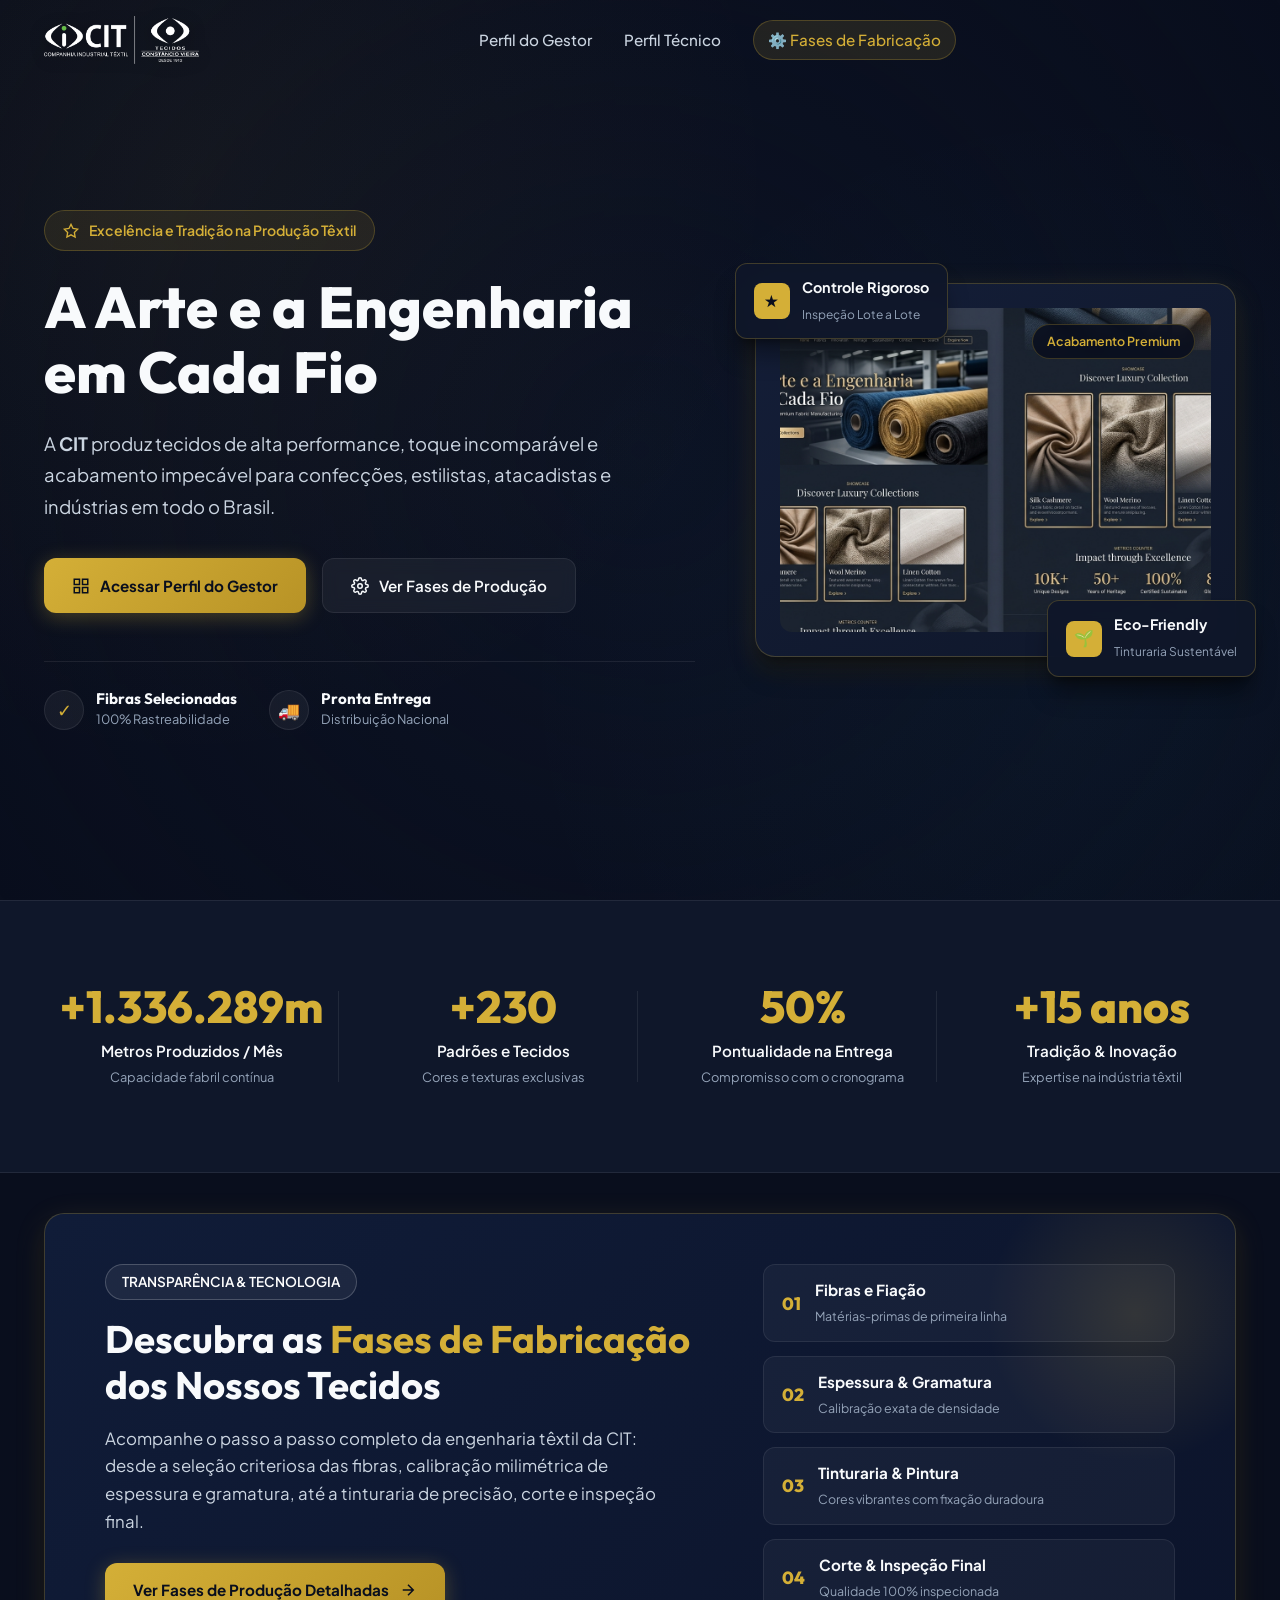
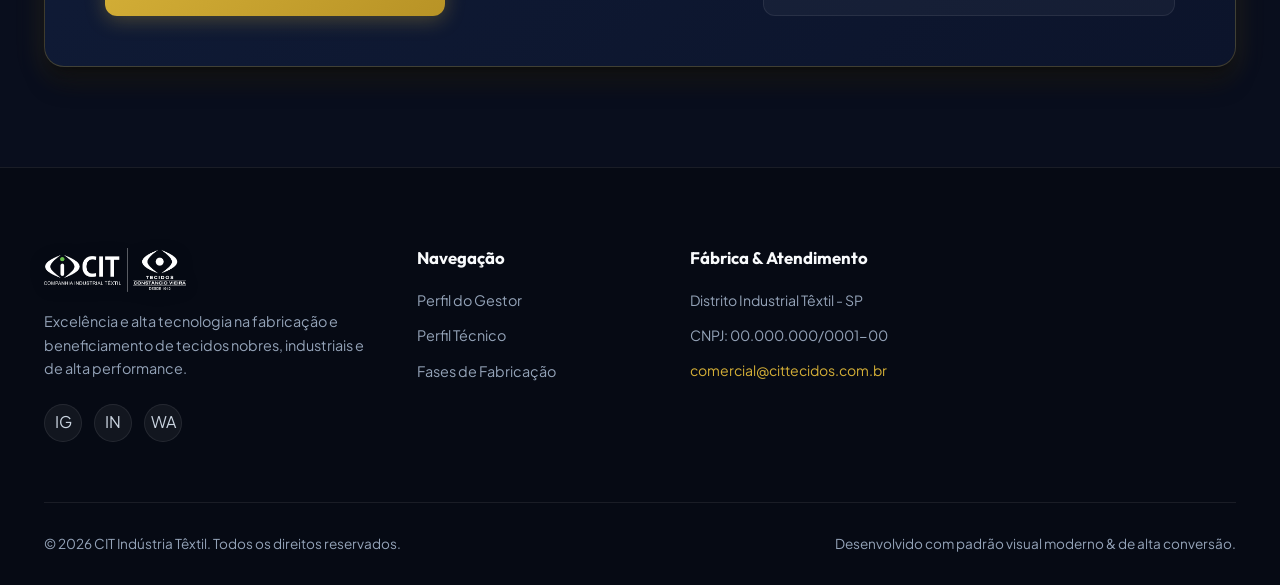
<file: index.html>
<!DOCTYPE html>
<html lang="pt-BR">
<head>
  <meta charset="UTF-8">
  <meta name="viewport" content="width=device-width, initial-scale=1.0">
  <title>CIT | Indústria Têxtil & Fábrica de Tecidos de Alta Qualidade</title>
  <meta name="description" content="A CIT é referência nacional em fabricação têxtil de alta tecnologia. Conheça nossos tecidos nobres para confecção, decoração, linha técnica e sustentável.">
  <meta name="keywords" content="fábrica de tecidos, indústria têxtil, tecidos nobres, algodão egípcio, jacquard, linho, tecelagem, estamparia têxtil, CIT tecidos">
  
  <!-- Open Graph / Redes Sociais -->
  <meta property="og:type" content="website">
  <meta property="og:title" content="CIT | Indústria Têxtil & Fábrica de Tecidos">
  <meta property="og:description" content="A Arte e a Tecnologia em Cada Fio. Fornecimento de tecidos nobres e industriais para todo o Brasil.">
  <meta property="og:image" content="assets/cin_hero.jpg">
  
  <!-- Estilos -->
  <link rel="stylesheet" href="css/style.css">
</head>
<body>

  <!-- ==================== CABEÇALHO / HEADER ==================== -->
  <header class="site-header" id="header">
    <div class="container header-container">
      <a href="index.html" class="brand-logo" aria-label="CIT Indústria Têxtil Home">
        <img src="assets/logo.png" alt="CIT Indústria Têxtil" class="logo-img">
      </a>

      <!-- Navegação Principal -->
      <nav class="main-nav" id="main-nav" aria-label="Navegação Principal">
        <a href="gestor.html" class="nav-link">Perfil do Gestor</a>
        <a href="tecnico.html" class="nav-link">Perfil Técnico</a>
        <a href="processos.html" class="nav-link nav-badge-link" title="Conheça nossas etapas produtivas">
          ⚙️ Fases de Fabricação
        </a>
      </nav>

      <!-- Ações do Header -->
      <div class="header-actions">
        <button class="mobile-toggle" aria-label="Abrir Menu de Navegação" aria-expanded="false">
          ☰
        </button>
      </div>
    </div>
  </header>

  <main>
    <!-- ==================== HERO SECTION ==================== -->
    <section class="hero-section" id="inicio">
      <div class="container hero-grid">
        <div class="hero-content reveal-init">
          <div class="hero-badge">
            <svg width="16" height="16" viewBox="0 0 24 24" fill="none" stroke="currentColor" stroke-width="2">
              <polygon points="12 2 15.09 8.26 22 9.27 17 14.14 18.18 21.02 12 17.77 5.82 21.02 7 14.14 2 9.27 8.91 8.26 12 2"></polygon>
            </svg>
            Excelência e Tradição na Produção Têxtil
          </div>
          <h1 class="hero-title">
            A Arte e a <span class="highlight">Engenharia</span> em Cada Fio
          </h1>
          <p class="hero-description">
            A <strong>CIT</strong> produz tecidos de alta performance, toque incomparável e acabamento impecável para confecções, estilistas, atacadistas e indústrias em todo o Brasil.
          </p>
          <div class="hero-actions">
            <a href="gestor.html" class="btn btn-primary">
              <svg width="18" height="18" viewBox="0 0 24 24" fill="none" stroke="currentColor" stroke-width="2">
                <rect x="3" y="3" width="7" height="7"></rect>
                <rect x="14" y="3" width="7" height="7"></rect>
                <rect x="14" y="14" width="7" height="7"></rect>
                <rect x="3" y="14" width="7" height="7"></rect>
              </svg>
              Acessar Perfil do Gestor
            </a>
            <a href="processos.html" class="btn btn-secondary">
              <svg width="18" height="18" viewBox="0 0 24 24" fill="none" stroke="currentColor" stroke-width="2">
                <circle cx="12" cy="12" r="3"></circle>
                <path d="M19.4 15a1.65 1.65 0 0 0 .33 1.82l.06.06a2 2 0 0 1 0 2.83 2 2 0 0 1-2.83 0l-.06-.06a1.65 1.65 0 0 0-1.82-.33 1.65 1.65 0 0 0-1 1.51V21a2 2 0 0 1-2 2 2 2 0 0 1-2-2v-.09A1.65 1.65 0 0 0 9 19.4a1.65 1.65 0 0 0-1.82.33l-.06.06a2 2 0 0 1-2.83 0 2 2 0 0 1 0-2.83l.06-.06a1.65 1.65 0 0 0 .33-1.82 1.65 1.65 0 0 0-1.51-1H3a2 2 0 0 1-2-2 2 2 0 0 1 2-2h.09A1.65 1.65 0 0 0 4.6 9a1.65 1.65 0 0 0-.33-1.82l-.06-.06a2 2 0 0 1 0-2.83 2 2 0 0 1 2.83 0l.06.06a1.65 1.65 0 0 0 1.82.33H9a1.65 1.65 0 0 0 1-1.51V3a2 2 0 0 1 2-2 2 2 0 0 1 2 2v.09a1.65 1.65 0 0 0 1 1.51 1.65 1.65 0 0 0 1.82-.33l.06-.06a2 2 0 0 1 2.83 0 2 2 0 0 1 0 2.83l-.06.06a1.65 1.65 0 0 0-.33 1.82V9a1.65 1.65 0 0 0 1.51 1H21a2 2 0 0 1 2 2 2 2 0 0 1-2 2h-.09a1.65 1.65 0 0 0-1.51 1z"></path>
              </svg>
              Ver Fases de Produção
            </a>
          </div>
          <div class="hero-highlights">
            <div class="highlight-item">
              <div class="highlight-icon">✓</div>
              <div class="highlight-text">
                <h4>Fibras Selecionadas</h4>
                <p>100% Rastreabilidade</p>
              </div>
            </div>
            <div class="highlight-item">
              <div class="highlight-icon">🚚</div>
              <div class="highlight-text">
                <h4>Pronta Entrega</h4>
                <p>Distribuição Nacional</p>
              </div>
            </div>
          </div>
        </div>

        <div class="hero-visual reveal-init">
          <div class="visual-card-main">
            <div class="visual-image-wrapper">
              <img src="assets/cin_hero.jpg" alt="Rolos de tecidos de alta qualidade na fábrica CIT">
              <div class="visual-badge-overlay">Acabamento Premium</div>
            </div>
          </div>
          
          <div class="floating-chip chip-top">
            <div class="chip-icon">★</div>
            <div class="chip-info">
              <strong>Controle Rigoroso</strong>
              <span>Inspeção Lote a Lote</span>
            </div>
          </div>

          <div class="floating-chip chip-bottom">
            <div class="chip-icon">🌱</div>
            <div class="chip-info">
              <strong>Eco-Friendly</strong>
              <span>Tinturaria Sustentável</span>
            </div>
          </div>
        </div>
      </div>
    </section>

    <!-- ==================== MÉTRICAS INDUSTRIAIS ==================== -->
    <section class="stats-section">
      <div class="container">
        <div class="stats-grid">
          <div class="stat-card">
            <div class="stat-number" data-target="2500000" data-prefix="+" data-suffix="m">0</div>
            <div class="stat-label">Metros Produzidos / Mês</div>
            <div class="stat-subtext">Capacidade fabril contínua</div>
          </div>
          <div class="stat-card">
            <div class="stat-number" data-target="450" data-prefix="+" data-suffix="">0</div>
            <div class="stat-label">Padrões e Tecidos</div>
            <div class="stat-subtext">Cores e texturas exclusivas</div>
          </div>
          <div class="stat-card">
            <div class="stat-number" data-target="99" data-prefix="" data-suffix="%">0</div>
            <div class="stat-label">Pontualidade na Entrega</div>
            <div class="stat-subtext">Compromisso com o cronograma</div>
          </div>
          <div class="stat-card">
            <div class="stat-number" data-target="30" data-prefix="+" data-suffix=" anos">0</div>
            <div class="stat-label">Tradição & Inovação</div>
            <div class="stat-subtext">Expertise na indústria têxtil</div>
          </div>
        </div>
      </div>
    </section>

    <!-- ==================== BANNER DESTAQUE: PROCESSOS INDUSTRIAIS ==================== -->
    <section class="process-banner-section">
      <div class="container">
        <div class="process-banner-card reveal-init">
          <div class="banner-grid">
            <div class="banner-content">
              <div class="section-tag" style="background: rgba(255,255,255,0.06); color: #fff; border-color: rgba(255,255,255,0.2);">
                Transparência & Tecnologia
              </div>
              <h3>Descubra as <span style="color: var(--primary-gold);">Fases de Fabricação</span> dos Nossos Tecidos</h3>
              <p>
                Acompanhe o passo a passo completo da engenharia têxtil da CIT: desde a seleção criteriosa das fibras, calibração milimétrica de espessura e gramatura, até a tinturaria de precisão, corte e inspeção final.
              </p>
              <a href="processos.html" class="btn btn-primary">
                Ver Fases de Produção Detalhadas
                <svg width="18" height="18" viewBox="0 0 24 24" fill="none" stroke="currentColor" stroke-width="2">
                  <path d="M5 12h14M12 5l7 7-7 7"/>
                </svg>
              </a>
            </div>

            <div class="process-mini-steps">
              <div class="mini-step-item">
                <span class="mini-step-num">01</span>
                <div class="mini-step-text">
                  <strong>Fibras e Fiação</strong>
                  <span>Matérias-primas de primeira linha</span>
                </div>
              </div>
              <div class="mini-step-item">
                <span class="mini-step-num">02</span>
                <div class="mini-step-text">
                  <strong>Espessura & Gramatura</strong>
                  <span>Calibração exata de densidade</span>
                </div>
              </div>
              <div class="mini-step-item">
                <span class="mini-step-num">03</span>
                <div class="mini-step-text">
                  <strong>Tinturaria & Pintura</strong>
                  <span>Cores vibrantes com fixação duradoura</span>
                </div>
              </div>
              <div class="mini-step-item">
                <span class="mini-step-num">04</span>
                <div class="mini-step-text">
                  <strong>Corte & Inspeção Final</strong>
                  <span>Qualidade 100% inspecionada</span>
                </div>
              </div>
            </div>
          </div>
        </div>
      </div>
    </section>

  </main>

  <!-- ==================== RODAPÉ / FOOTER ==================== -->
  <footer class="site-footer">
    <div class="container">
      <div class="footer-grid">
        <div class="footer-brand">
          <a href="index.html" class="brand-logo" aria-label="CIT Indústria Têxtil Home">
            <img src="assets/logo.png" alt="CIT Indústria Têxtil" class="logo-img logo-img-footer">
          </a>
          <p>
            Excelência e alta tecnologia na fabricação e beneficiamento de tecidos nobres, industriais e de alta performance.
          </p>
          <div class="footer-socials">
            <a href="#" class="social-link" aria-label="Instagram">IG</a>
            <a href="#" class="social-link" aria-label="LinkedIn">IN</a>
            <a href="#" class="social-link" aria-label="WhatsApp">WA</a>
          </div>
        </div>

        <div>
          <h4 class="footer-title">Navegação</h4>
          <div class="footer-links">
            <a href="gestor.html">Perfil do Gestor</a>
            <a href="tecnico.html">Perfil Técnico</a>
            <a href="processos.html">Fases de Fabricação</a>
          </div>
        </div>

        <div>
          <h4 class="footer-title">Fábrica & Atendimento</h4>
          <p style="font-size: 0.88rem; margin-bottom: 12px;">Distrito Industrial Têxtil - SP</p>
          <p style="font-size: 0.88rem; margin-bottom: 12px;">CNPJ: 00.000.000/0001-00</p>
          <p style="font-size: 0.88rem; color: var(--primary-gold);">comercial@cittecidos.com.br</p>
        </div>
      </div>

      <div class="footer-bottom">
        <p>© 2026 CIT Indústria Têxtil. Todos os direitos reservados.</p>
        <p>Desenvolvido com padrão visual moderno & de alta conversão.</p>
      </div>
    </div>
  </footer>

  <!-- Scripts -->
  <script src="js/main.js"></script>
</body>
</html>
</file>
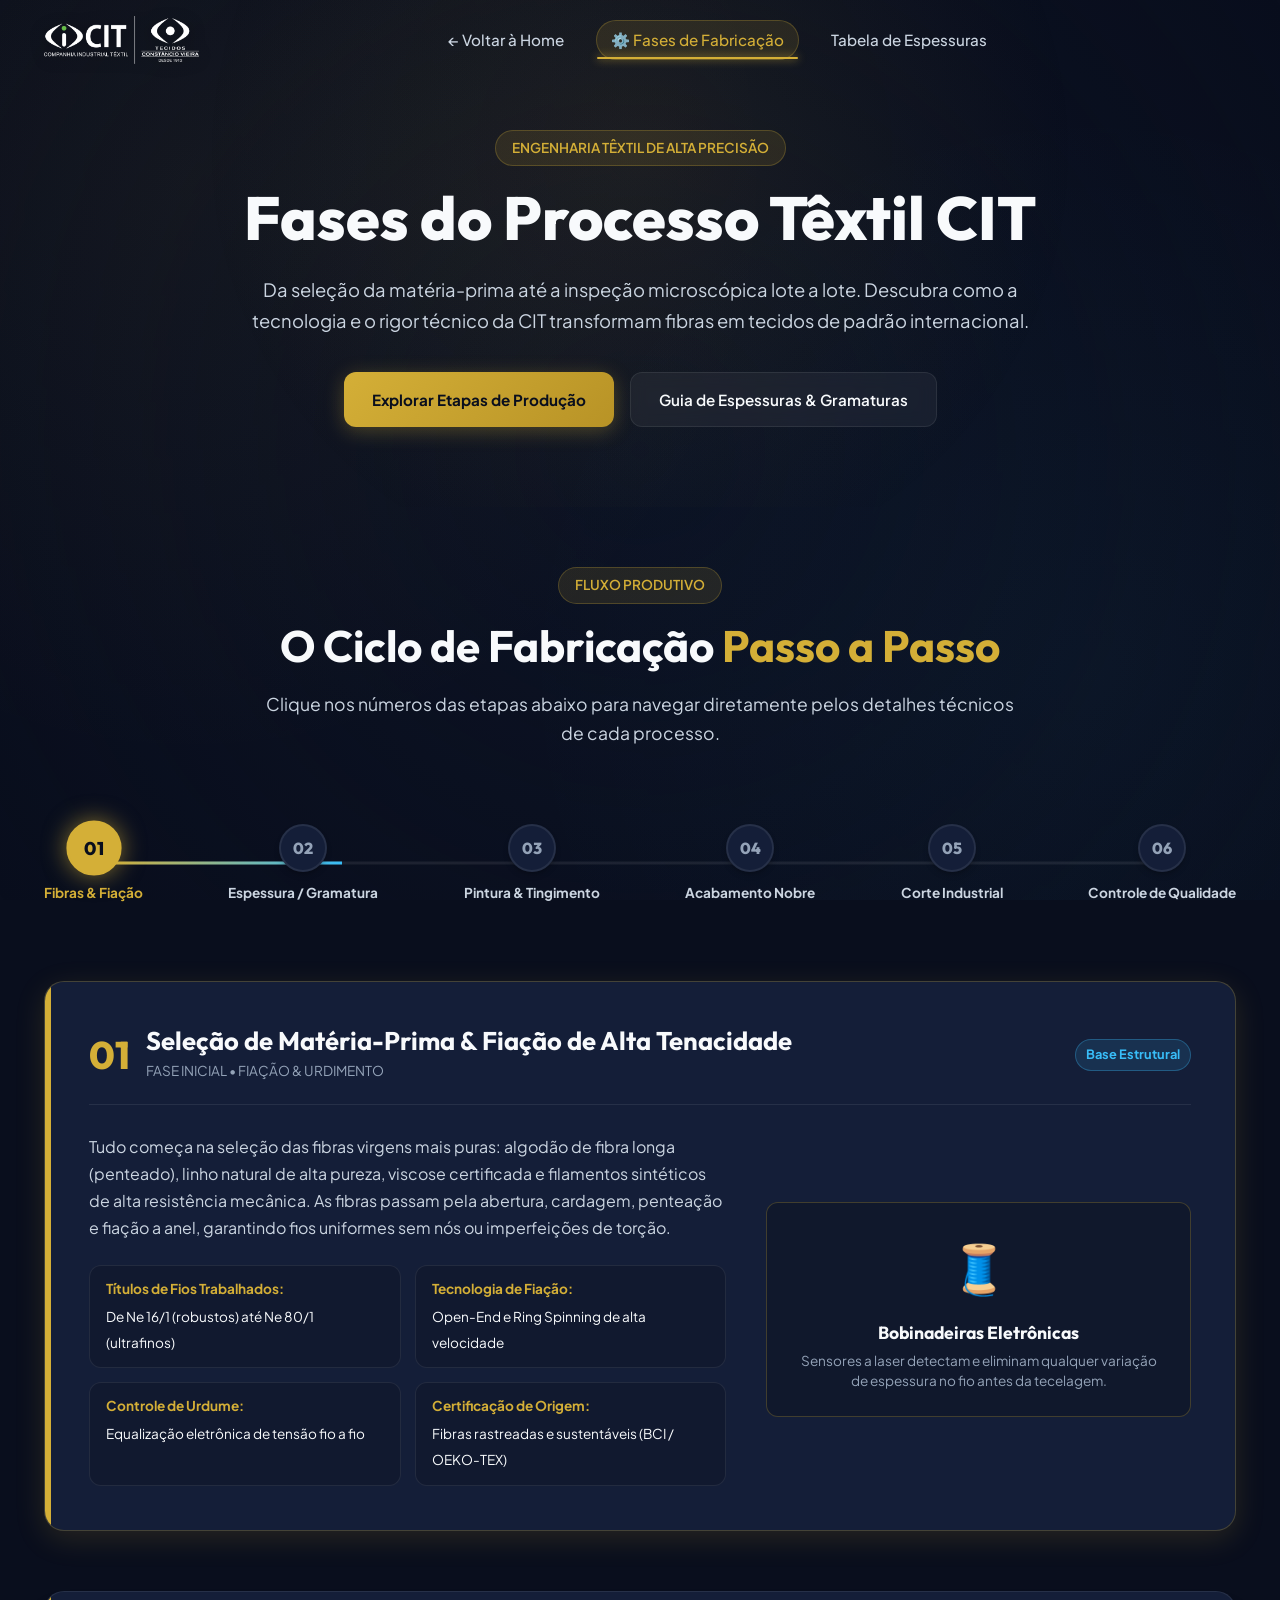
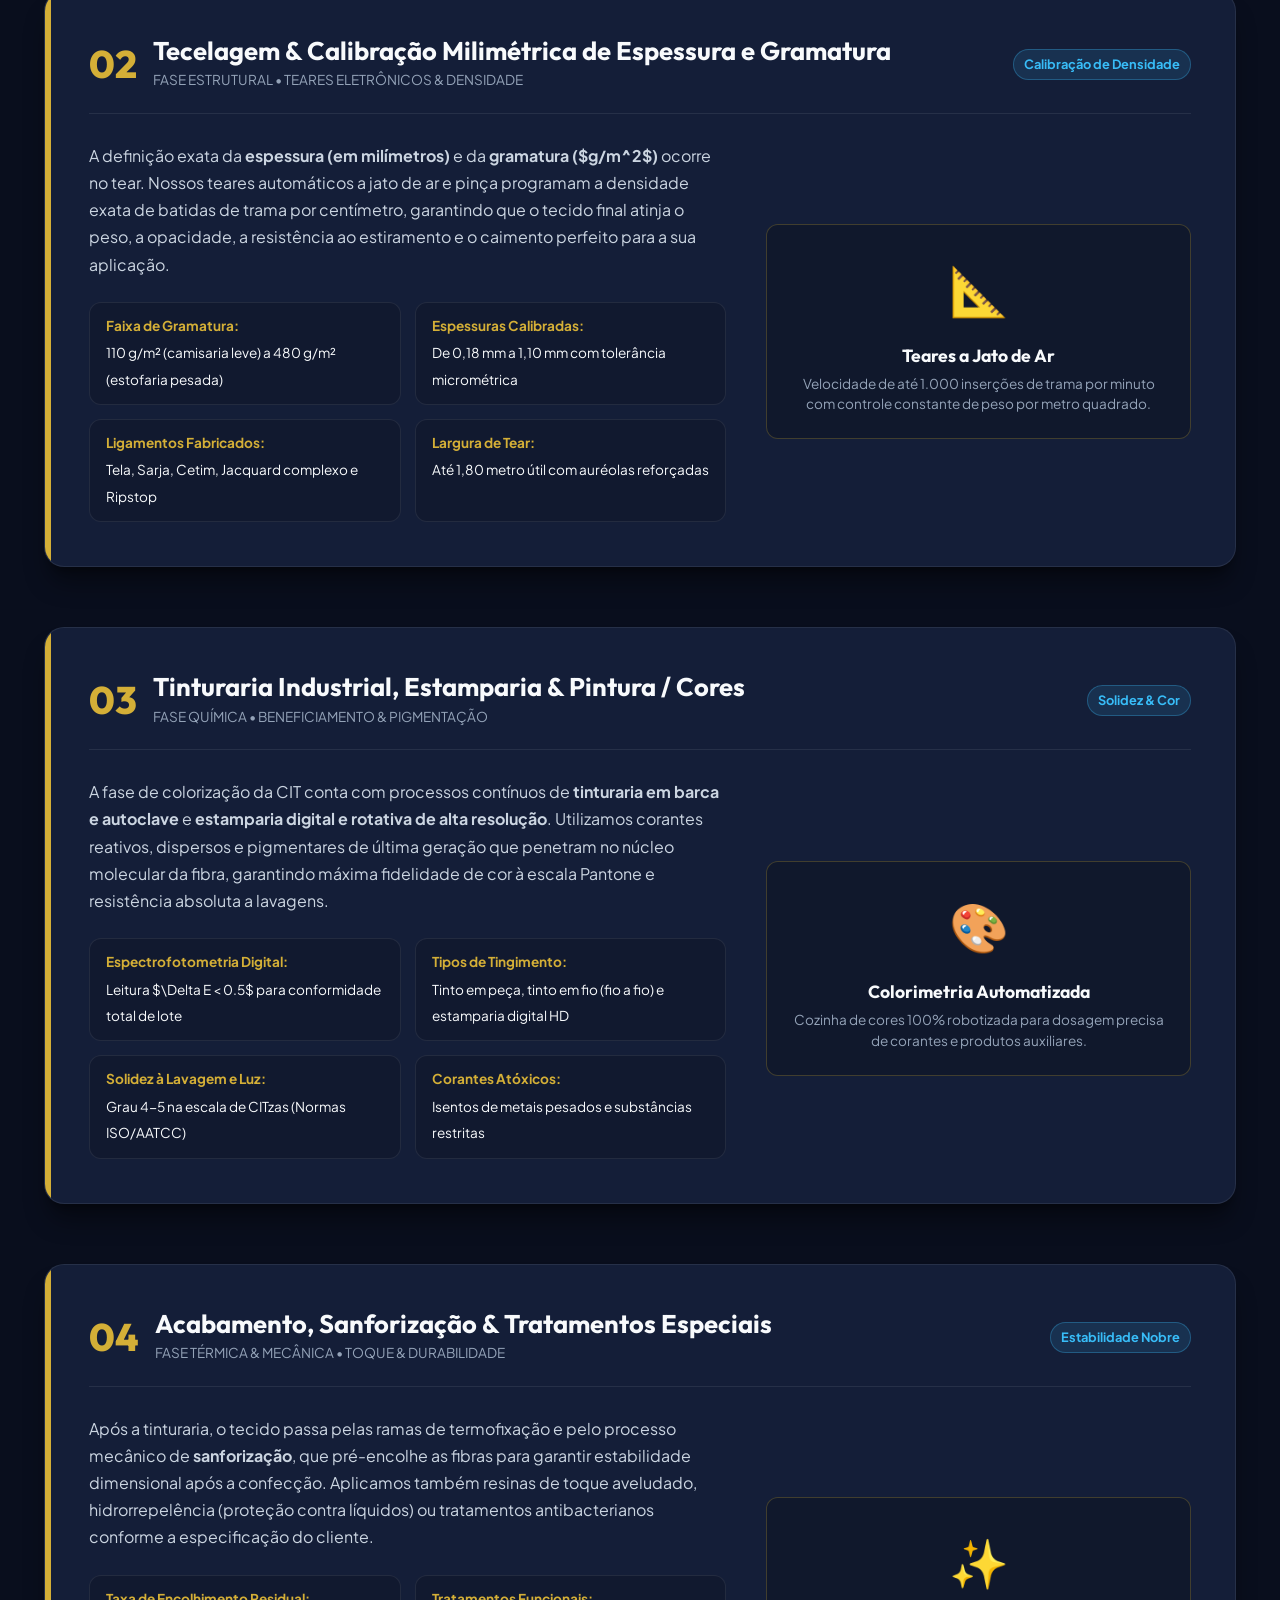
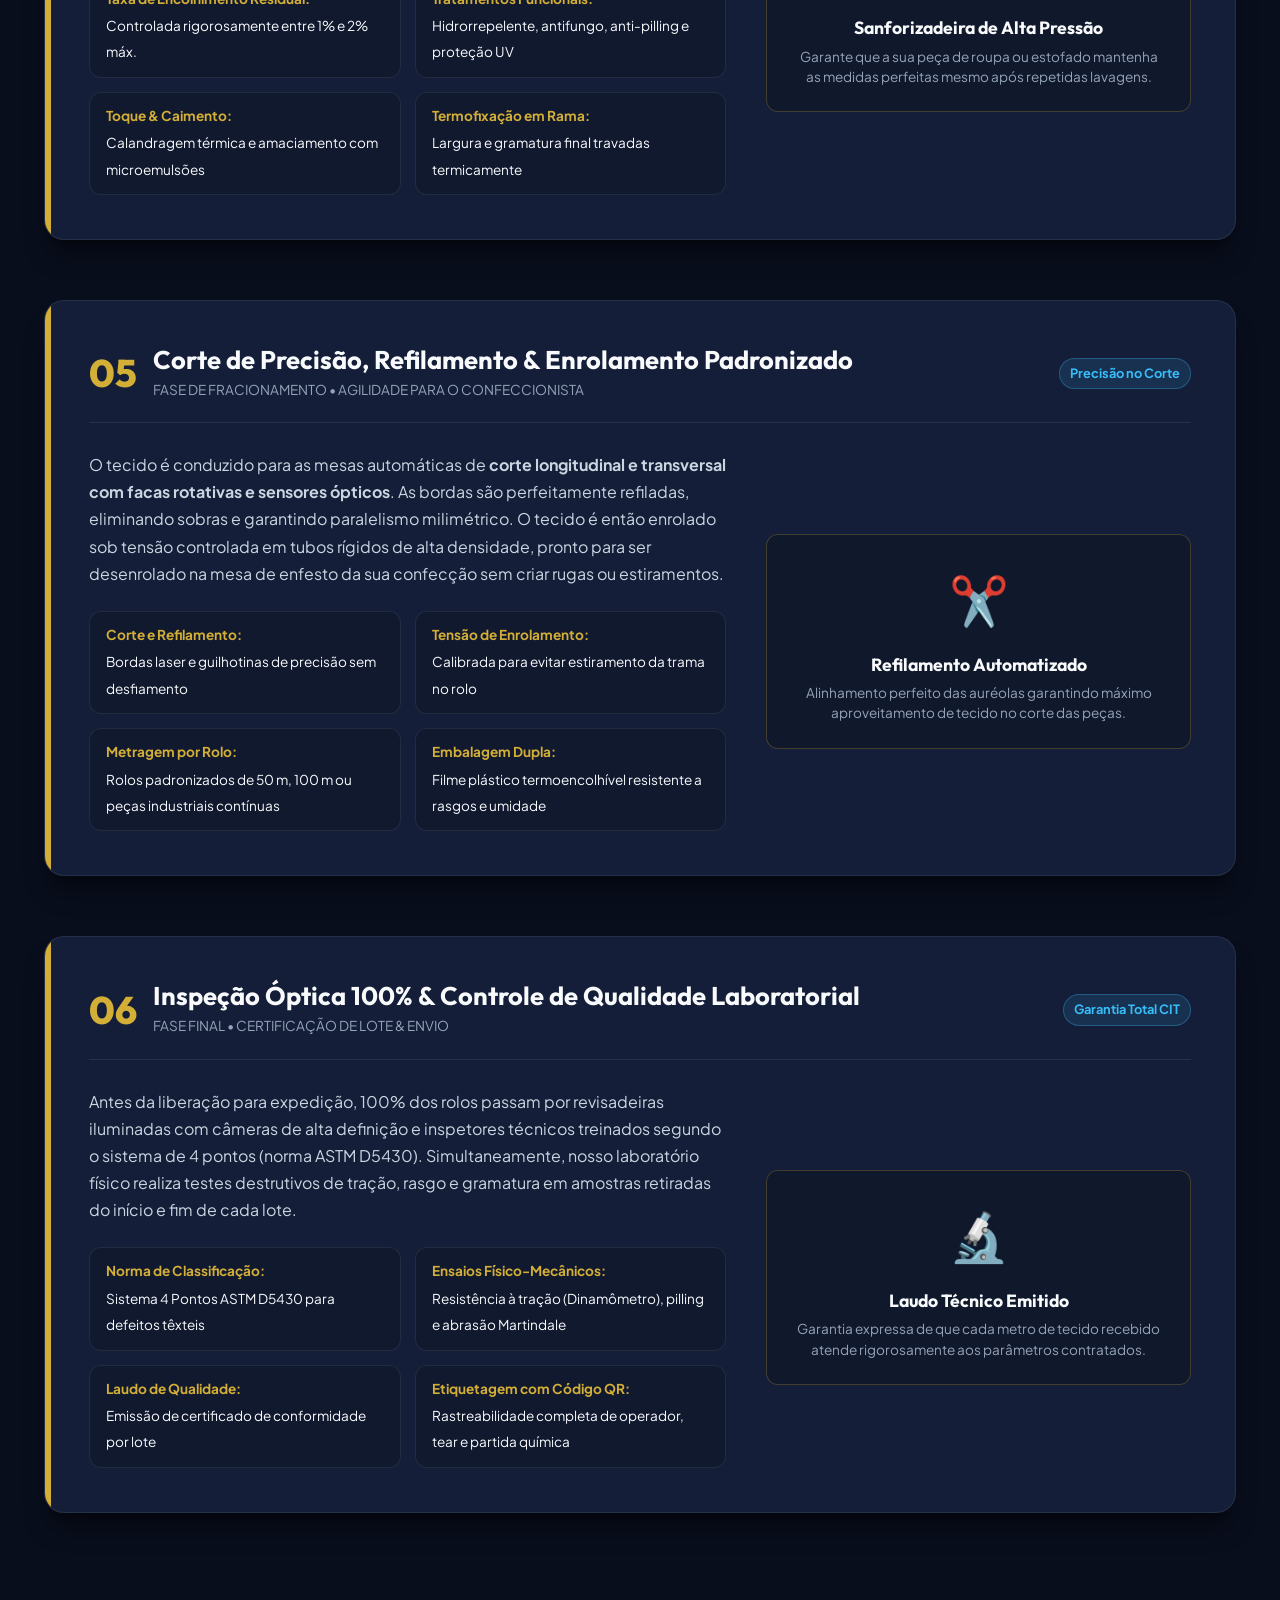
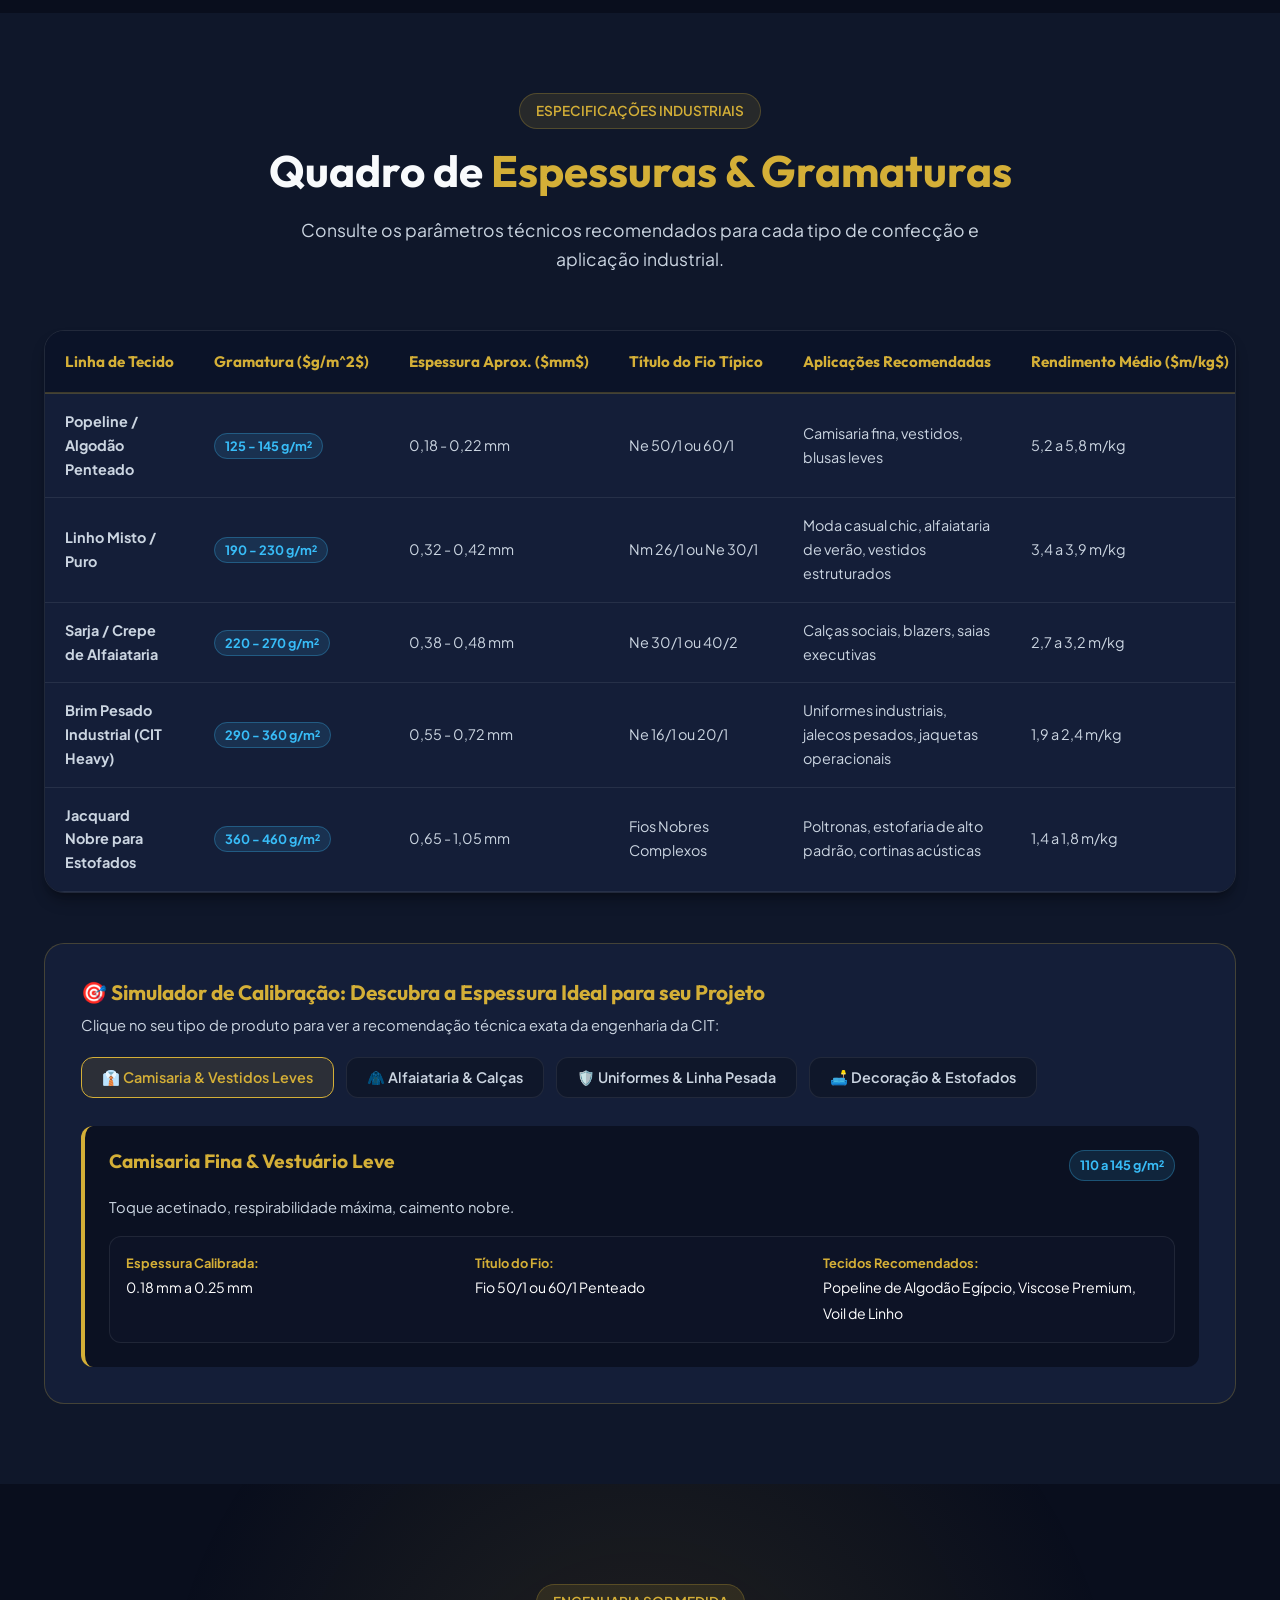
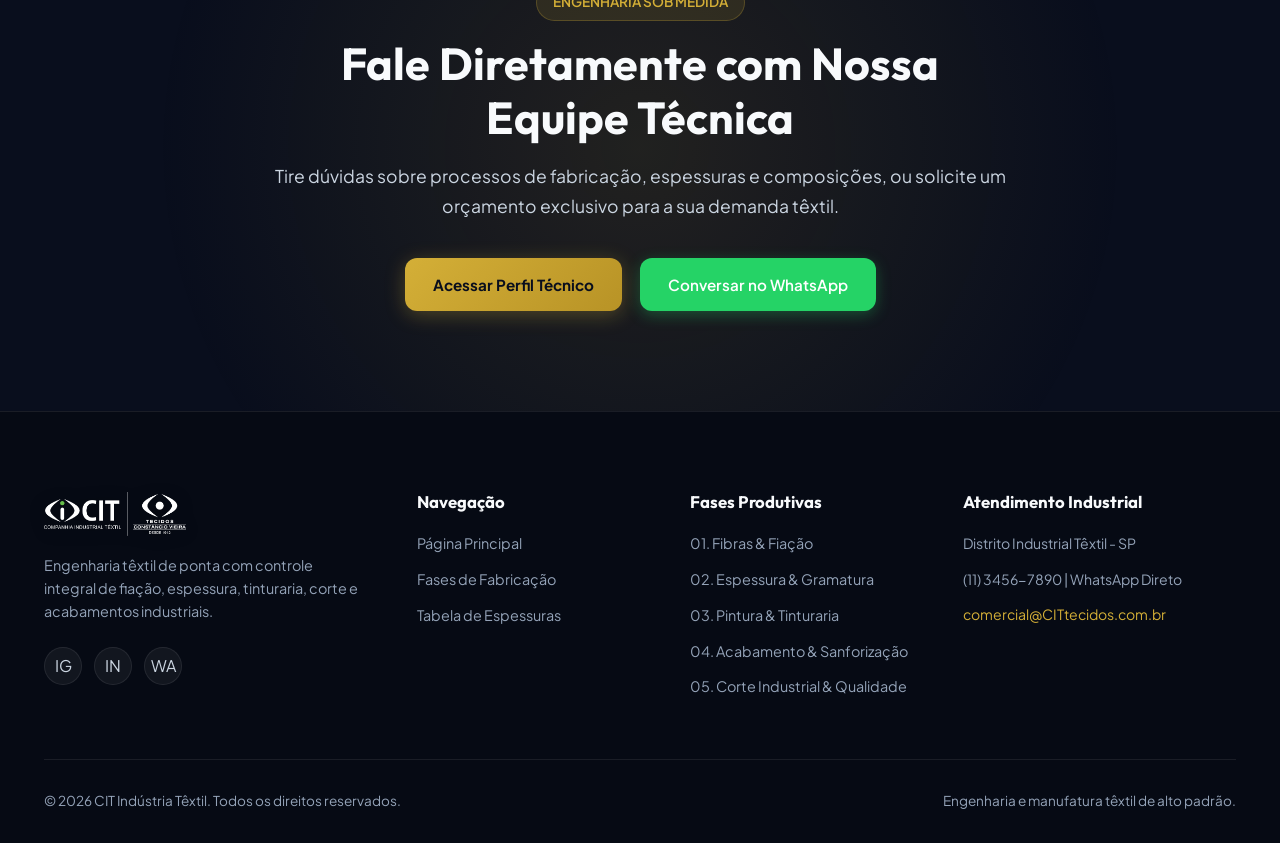
<file: processos.html>
﻿<!DOCTYPE html>
<html lang="pt-BR">
<head>
  <meta charset="UTF-8">
  <meta name="viewport" content="width=device-width, initial-scale=1.0">
  <title>Fases do Processo Têxtil | CIT Indústria Têxtil</title>
  <meta name="description" content="Conheça todas as etapas de fabricação têxtil da CIT: seleção de fibras, fiação, calibração de espessura e gramatura, tinturaria/pintura, corte industrial e controle de qualidade.">
  <meta name="keywords" content="processo têxtil, fases de fabricação têxtil, corte de tecidos, tingimento industrial, espessura de tecido, gramatura g/m2, controle de qualidade têxtil, CIT">
  
  <meta property="og:title" content="Fases do Processo Têxtil | CIT Indústria Têxtil">
  <meta property="og:description" content="Da fibra bruta à perfeição técnica do tecido: conheça a engenharia fabril da CIT.">
  <meta property="og:image" content="assets/CIT_processos.jpg">
  
  <link rel="stylesheet" href="css/style.css">
</head>
<body>

  <!-- ==================== CABEÇALHO / HEADER ==================== -->
  <header class="site-header scrolled" id="header">
    <div class="container header-container">
      <a href="index.html" class="brand-logo" aria-label="CIT Indústria Têxtil Home">
        <img src="assets/logo.png" alt="CIT Indústria Têxtil" class="logo-img">
      </a>

      <!-- Navegação Principal -->
      <nav class="main-nav" id="main-nav" aria-label="Navegação Principal">
        <a href="index.html" class="nav-link">← Voltar à Home</a>
        <a href="processos.html" class="nav-link active nav-badge-link">⚙️ Fases de Fabricação</a>
        <a href="#tabela-tecnica" class="nav-link">Tabela de Espessuras</a>
      </nav>

      <!-- Ações do Header -->
      <div class="header-actions">
        <button class="mobile-toggle" aria-label="Abrir Menu de Navegação" aria-expanded="false">
          ☰
        </button>
      </div>
    </div>
  </header>

  <main>
    <!-- ==================== HERO DA PÁGINA DE PROCESSOS ==================== -->
    <section class="process-hero-page">
      <div class="container">
        <div class="section-tag">Engenharia Têxtil de Alta Precisão</div>
        <h1>Fases do Processo <span class="highlight">Têxtil CIT</span></h1>
        <p>
          Da seleção da matéria-prima até a inspeção microscópica lote a lote. Descubra como a tecnologia e o rigor técnico da CIT transformam fibras em tecidos de padrão internacional.
        </p>
        <div style="display: flex; justify-content: center; gap: 16px; flex-wrap: wrap;">
          <a href="#etapas" class="btn btn-primary">
            Explorar Etapas de Produção
          </a>
          <a href="#tabela-tecnica" class="btn btn-secondary">
            Guia de Espessuras & Gramaturas
          </a>
        </div>
      </div>
    </section>

    <!-- ==================== LINHA DO TEMPO / PIPELINE INTERATIVO ==================== -->
    <section class="pipeline-section" id="etapas">
      <div class="container">
        <div class="section-header reveal-init">
          <div class="section-tag">Fluxo Produtivo</div>
          <h2 class="section-title">O Ciclo de Fabricação <span class="highlight">Passo a Passo</span></h2>
          <p class="section-subtitle">Clique nos números das etapas abaixo para navegar diretamente pelos detalhes técnicos de cada processo.</p>
        </div>

        <!-- Barra de Progresso e Nós -->
        <div class="pipeline-timeline-container reveal-init">
          <div class="timeline-progress-bar"></div>
          
          <button class="pipeline-node active" aria-label="Etapa 1: Fibras e Fiação">
            <div class="node-bullet">01</div>
            <span class="node-label">Fibras & Fiação</span>
          </button>

          <button class="pipeline-node" aria-label="Etapa 2: Espessura e Gramatura">
            <div class="node-bullet">02</div>
            <span class="node-label">Espessura / Gramatura</span>
          </button>

          <button class="pipeline-node" aria-label="Etapa 3: Tinturaria e Pintura">
            <div class="node-bullet">03</div>
            <span class="node-label">Pintura & Tingimento</span>
          </button>

          <button class="pipeline-node" aria-label="Etapa 4: Acabamento Especial">
            <div class="node-bullet">04</div>
            <span class="node-label">Acabamento Nobre</span>
          </button>

          <button class="pipeline-node" aria-label="Etapa 5: Corte de Precisão">
            <div class="node-bullet">05</div>
            <span class="node-label">Corte Industrial</span>
          </button>

          <button class="pipeline-node" aria-label="Etapa 6: Controle de Qualidade">
            <div class="node-bullet">06</div>
            <span class="node-label">Controle de Qualidade</span>
          </button>
        </div>

        <!-- ==================== DETALHAMENTO DAS ETAPAS ==================== -->
        <div class="process-stages-container">

          <!-- ETAPA 01: Fibras e Fiação -->
          <article class="stage-card-detailed reveal-init highlighted">
            <div class="stage-header-row">
              <div class="stage-meta">
                <div class="stage-number">01</div>
                <div class="stage-title-wrap">
                  <h3>Seleção de Matéria-Prima & Fiação de Alta Tenacidade</h3>
                  <span>Fase Inicial • Fiação & Urdimento</span>
                </div>
              </div>
              <span class="badge-gauge">Base Estrutural</span>
            </div>

            <div class="stage-grid-content">
              <div>
                <p class="stage-description">
                  Tudo começa na seleção das fibras virgens mais puras: algodão de fibra longa (penteado), linho natural de alta pureza, viscose certificada e filamentos sintéticos de alta resistência mecânica. As fibras passam pela abertura, cardagem, penteação e fiação a anel, garantindo fios uniformes sem nós ou imperfeições de torção.
                </p>
                <div class="spec-list-tech">
                  <div class="spec-tech-item">
                    <strong>Títulos de Fios Trabalhados:</strong>
                    <span>De Ne 16/1 (robustos) até Ne 80/1 (ultrafinos)</span>
                  </div>
                  <div class="spec-tech-item">
                    <strong>Tecnologia de Fiação:</strong>
                    <span>Open-End e Ring Spinning de alta velocidade</span>
                  </div>
                  <div class="spec-tech-item">
                    <strong>Controle de Urdume:</strong>
                    <span>Equalização eletrônica de tensão fio a fio</span>
                  </div>
                  <div class="spec-tech-item">
                    <strong>Certificação de Origem:</strong>
                    <span>Fibras rastreadas e sustentáveis (BCI / OEKO-TEX)</span>
                  </div>
                </div>
              </div>

              <div class="stage-infographic-card">
                <div class="infographic-icon">🧵</div>
                <h4 class="infographic-title">Bobinadeiras Eletrônicas</h4>
                <p class="infographic-desc">Sensores a laser detectam e eliminam qualquer variação de espessura no fio antes da tecelagem.</p>
              </div>
            </div>
          </article>

          <!-- ETAPA 02: Espessura e Gramatura -->
          <article class="stage-card-detailed reveal-init">
            <div class="stage-header-row">
              <div class="stage-meta">
                <div class="stage-number">02</div>
                <div class="stage-title-wrap">
                  <h3>Tecelagem & Calibração Milimétrica de Espessura e Gramatura</h3>
                  <span>Fase Estrutural • Teares Eletrônicos & Densidade</span>
                </div>
              </div>
              <span class="badge-gauge">Calibração de Densidade</span>
            </div>

            <div class="stage-grid-content">
              <div>
                <p class="stage-description">
                  A definição exata da <strong>espessura (em milímetros)</strong> e da <strong>gramatura ($g/m^2$)</strong> ocorre no tear. Nossos teares automáticos a jato de ar e pinça programam a densidade exata de batidas de trama por centímetro, garantindo que o tecido final atinja o peso, a opacidade, a resistência ao estiramento e o caimento perfeito para a sua aplicação.
                </p>
                <div class="spec-list-tech">
                  <div class="spec-tech-item">
                    <strong>Faixa de Gramatura:</strong>
                    <span>110 g/m² (camisaria leve) a 480 g/m² (estofaria pesada)</span>
                  </div>
                  <div class="spec-tech-item">
                    <strong>Espessuras Calibradas:</strong>
                    <span>De 0,18 mm a 1,10 mm com tolerância micrométrica</span>
                  </div>
                  <div class="spec-tech-item">
                    <strong>Ligamentos Fabricados:</strong>
                    <span>Tela, Sarja, Cetim, Jacquard complexo e Ripstop</span>
                  </div>
                  <div class="spec-tech-item">
                    <strong>Largura de Tear:</strong>
                    <span>Até 1,80 metro útil com auréolas reforçadas</span>
                  </div>
                </div>
              </div>

              <div class="stage-infographic-card">
                <div class="infographic-icon">📐</div>
                <h4 class="infographic-title">Teares a Jato de Ar</h4>
                <p class="infographic-desc">Velocidade de até 1.000 inserções de trama por minuto com controle constante de peso por metro quadrado.</p>
              </div>
            </div>
          </article>

          <!-- ETAPA 03: Pintura e Tinturaria -->
          <article class="stage-card-detailed reveal-init">
            <div class="stage-header-row">
              <div class="stage-meta">
                <div class="stage-number">03</div>
                <div class="stage-title-wrap">
                  <h3>Tinturaria Industrial, Estamparia & Pintura / Cores</h3>
                  <span>Fase Química • Beneficiamento & Pigmentação</span>
                </div>
              </div>
              <span class="badge-gauge">Solidez & Cor</span>
            </div>

            <div class="stage-grid-content">
              <div>
                <p class="stage-description">
                  A fase de colorização da CIT conta com processos contínuos de <strong>tinturaria em barca e autoclave</strong> e <strong>estamparia digital e rotativa de alta resolução</strong>. Utilizamos corantes reativos, dispersos e pigmentares de última geração que penetram no núcleo molecular da fibra, garantindo máxima fidelidade de cor à escala Pantone e resistência absoluta a lavagens.
                </p>
                <div class="spec-list-tech">
                  <div class="spec-tech-item">
                    <strong>Espectrofotometria Digital:</strong>
                    <span>Leitura $\Delta E < 0.5$ para conformidade total de lote</span>
                  </div>
                  <div class="spec-tech-item">
                    <strong>Tipos de Tingimento:</strong>
                    <span>Tinto em peça, tinto em fio (fio a fio) e estamparia digital HD</span>
                  </div>
                  <div class="spec-tech-item">
                    <strong>Solidez à Lavagem e Luz:</strong>
                    <span>Grau 4-5 na escala de CITzas (Normas ISO/AATCC)</span>
                  </div>
                  <div class="spec-tech-item">
                    <strong>Corantes Atóxicos:</strong>
                    <span>Isentos de metais pesados e substâncias restritas</span>
                  </div>
                </div>
              </div>

              <div class="stage-infographic-card">
                <div class="infographic-icon">🎨</div>
                <h4 class="infographic-title">Colorimetria Automatizada</h4>
                <p class="infographic-desc">Cozinha de cores 100% robotizada para dosagem precisa de corantes e produtos auxiliares.</p>
              </div>
            </div>
          </article>

          <!-- ETAPA 04: Acabamento Especial -->
          <article class="stage-card-detailed reveal-init">
            <div class="stage-header-row">
              <div class="stage-meta">
                <div class="stage-number">04</div>
                <div class="stage-title-wrap">
                  <h3>Acabamento, Sanforização & Tratamentos Especiais</h3>
                  <span>Fase Térmica & Mecânica • Toque & Durabilidade</span>
                </div>
              </div>
              <span class="badge-gauge">Estabilidade Nobre</span>
            </div>

            <div class="stage-grid-content">
              <div>
                <p class="stage-description">
                  Após a tinturaria, o tecido passa pelas ramas de termofixação e pelo processo mecânico de <strong>sanforização</strong>, que pré-encolhe as fibras para garantir estabilidade dimensional após a confecção. Aplicamos também resinas de toque aveludado, hidrorrepelência (proteção contra líquidos) ou tratamentos antibacterianos conforme a especificação do cliente.
                </p>
                <div class="spec-list-tech">
                  <div class="spec-tech-item">
                    <strong>Taxa de Encolhimento Residual:</strong>
                    <span>Controlada rigorosamente entre 1% e 2% máx.</span>
                  </div>
                  <div class="spec-tech-item">
                    <strong>Tratamentos Funcionais:</strong>
                    <span>Hidrorrepelente, antifungo, anti-pilling e proteção UV</span>
                  </div>
                  <div class="spec-tech-item">
                    <strong>Toque & Caimento:</strong>
                    <span>Calandragem térmica e amaciamento com microemulsões</span>
                  </div>
                  <div class="spec-tech-item">
                    <strong>Termofixação em Rama:</strong>
                    <span>Largura e gramatura final travadas termicamente</span>
                  </div>
                </div>
              </div>

              <div class="stage-infographic-card">
                <div class="infographic-icon">✨</div>
                <h4 class="infographic-title">Sanforizadeira de Alta Pressão</h4>
                <p class="infographic-desc">Garante que a sua peça de roupa ou estofado mantenha as medidas perfeitas mesmo após repetidas lavagens.</p>
              </div>
            </div>
          </article>

          <!-- ETAPA 05: Corte Industrial e Enrolamento -->
          <article class="stage-card-detailed reveal-init">
            <div class="stage-header-row">
              <div class="stage-meta">
                <div class="stage-number">05</div>
                <div class="stage-title-wrap">
                  <h3>Corte de Precisão, Refilamento & Enrolamento Padronizado</h3>
                  <span>Fase de Fracionamento • Agilidade para o Confeccionista</span>
                </div>
              </div>
              <span class="badge-gauge">Precisão no Corte</span>
            </div>

            <div class="stage-grid-content">
              <div>
                <p class="stage-description">
                  O tecido é conduzido para as mesas automáticas de <strong>corte longitudinal e transversal com facas rotativas e sensores ópticos</strong>. As bordas são perfeitamente refiladas, eliminando sobras e garantindo paralelismo milimétrico. O tecido é então enrolado sob tensão controlada em tubos rígidos de alta densidade, pronto para ser desenrolado na mesa de enfesto da sua confecção sem criar rugas ou estiramentos.
                </p>
                <div class="spec-list-tech">
                  <div class="spec-tech-item">
                    <strong>Corte e Refilamento:</strong>
                    <span>Bordas laser e guilhotinas de precisão sem desfiamento</span>
                  </div>
                  <div class="spec-tech-item">
                    <strong>Tensão de Enrolamento:</strong>
                    <span>Calibrada para evitar estiramento da trama no rolo</span>
                  </div>
                  <div class="spec-tech-item">
                    <strong>Metragem por Rolo:</strong>
                    <span>Rolos padronizados de 50 m, 100 m ou peças industriais contínuas</span>
                  </div>
                  <div class="spec-tech-item">
                    <strong>Embalagem Dupla:</strong>
                    <span>Filme plástico termoencolhível resistente a rasgos e umidade</span>
                  </div>
                </div>
              </div>

              <div class="stage-infographic-card">
                <div class="infographic-icon">✂️</div>
                <h4 class="infographic-title">Refilamento Automatizado</h4>
                <p class="infographic-desc">Alinhamento perfeito das auréolas garantindo máximo aproveitamento de tecido no corte das peças.</p>
              </div>
            </div>
          </article>

          <!-- ETAPA 06: Controle de Qualidade -->
          <article class="stage-card-detailed reveal-init">
            <div class="stage-header-row">
              <div class="stage-meta">
                <div class="stage-number">06</div>
                <div class="stage-title-wrap">
                  <h3>Inspeção Óptica 100% & Controle de Qualidade Laboratorial</h3>
                  <span>Fase Final • Certificação de Lote & Envio</span>
                </div>
              </div>
              <span class="badge-gauge">Garantia Total CIT</span>
            </div>

            <div class="stage-grid-content">
              <div>
                <p class="stage-description">
                  Antes da liberação para expedição, 100% dos rolos passam por revisadeiras iluminadas com câmeras de alta definição e inspetores técnicos treinados segundo o sistema de 4 pontos (norma ASTM D5430). Simultaneamente, nosso laboratório físico realiza testes destrutivos de tração, rasgo e gramatura em amostras retiradas do início e fim de cada lote.
                </p>
                <div class="spec-list-tech">
                  <div class="spec-tech-item">
                    <strong>Norma de Classificação:</strong>
                    <span>Sistema 4 Pontos ASTM D5430 para defeitos têxteis</span>
                  </div>
                  <div class="spec-tech-item">
                    <strong>Ensaios Físico-Mecânicos:</strong>
                    <span>Resistência à tração (Dinamômetro), pilling e abrasão Martindale</span>
                  </div>
                  <div class="spec-tech-item">
                    <strong>Laudo de Qualidade:</strong>
                    <span>Emissão de certificado de conformidade por lote</span>
                  </div>
                  <div class="spec-tech-item">
                    <strong>Etiquetagem com Código QR:</strong>
                    <span>Rastreabilidade completa de operador, tear e partida química</span>
                  </div>
                </div>
              </div>

              <div class="stage-infographic-card">
                <div class="infographic-icon">🔬</div>
                <h4 class="infographic-title">Laudo Técnico Emitido</h4>
                <p class="infographic-desc">Garantia expressa de que cada metro de tecido recebido atende rigorosamente aos parâmetros contratados.</p>
              </div>
            </div>
          </article>

        </div>
      </div>
    </section>

    <!-- ==================== TABELA TÉCNICA DE ESPESSURA E GRAMATURA ==================== -->
    <section class="calibration-table-section" id="tabela-tecnica">
      <div class="container">
        <div class="section-header reveal-init">
          <div class="section-tag">Especificações Industriais</div>
          <h2 class="section-title">Quadro de <span class="highlight">Espessuras & Gramaturas</span></h2>
          <p class="section-subtitle">
            Consulte os parâmetros técnicos recomendados para cada tipo de confecção e aplicação industrial.
          </p>
        </div>

        <div class="table-responsive reveal-init">
          <table class="tech-table">
            <thead>
              <tr>
                <th>Linha de Tecido</th>
                <th>Gramatura ($g/m^2$)</th>
                <th>Espessura Aprox. ($mm$)</th>
                <th>Título do Fio Típico</th>
                <th>Aplicações Recomendadas</th>
                <th>Rendimento Médio ($m/kg$)</th>
              </tr>
            </thead>
            <tbody>
              <tr>
                <td><strong>Popeline / Algodão Penteado</strong></td>
                <td><span class="badge-gauge">125 - 145 g/m²</span></td>
                <td>0,18 - 0,22 mm</td>
                <td>Ne 50/1 ou 60/1</td>
                <td>Camisaria fina, vestidos, blusas leves</td>
                <td>5,2 a 5,8 m/kg</td>
              </tr>
              <tr>
                <td><strong>Linho Misto / Puro</strong></td>
                <td><span class="badge-gauge">190 - 230 g/m²</span></td>
                <td>0,32 - 0,42 mm</td>
                <td>Nm 26/1 ou Ne 30/1</td>
                <td>Moda casual chic, alfaiataria de verão, vestidos estruturados</td>
                <td>3,4 a 3,9 m/kg</td>
              </tr>
              <tr>
                <td><strong>Sarja / Crepe de Alfaiataria</strong></td>
                <td><span class="badge-gauge">220 - 270 g/m²</span></td>
                <td>0,38 - 0,48 mm</td>
                <td>Ne 30/1 ou 40/2</td>
                <td>Calças sociais, blazers, saias executivas</td>
                <td>2,7 a 3,2 m/kg</td>
              </tr>
              <tr>
                <td><strong>Brim Pesado Industrial (CIT Heavy)</strong></td>
                <td><span class="badge-gauge">290 - 360 g/m²</span></td>
                <td>0,55 - 0,72 mm</td>
                <td>Ne 16/1 ou 20/1</td>
                <td>Uniformes industriais, jalecos pesados, jaquetas operacionais</td>
                <td>1,9 a 2,4 m/kg</td>
              </tr>
              <tr>
                <td><strong>Jacquard Nobre para Estofados</strong></td>
                <td><span class="badge-gauge">360 - 460 g/m²</span></td>
                <td>0,65 - 1,05 mm</td>
                <td>Fios Nobres Complexos</td>
                <td>Poltronas, estofaria de alto padrão, cortinas acústicas</td>
                <td>1,4 a 1,8 m/kg</td>
              </tr>
            </tbody>
          </table>
        </div>

        <!-- Ferramenta Interativa de Escolha de Espessura -->
        <div class="interactive-gauge-finder reveal-init">
          <h3 style="font-size: 1.3rem; margin-bottom: 8px; color: var(--primary-gold);">
            🎯 Simulador de Calibração: Descubra a Espessura Ideal para seu Projeto
          </h3>
          <p style="color: var(--text-secondary); font-size: 0.92rem;">
            Clique no seu tipo de produto para ver a recomendação técnica exata da engenharia da CIT:
          </p>

          <div class="gauge-selector-buttons">
            <button class="gauge-btn active" data-app="camisaria">👔 Camisaria & Vestidos Leves</button>
            <button class="gauge-btn" data-app="alfaiataria">🧥 Alfaiataria & Calças</button>
            <button class="gauge-btn" data-app="uniformes">🛡️ Uniformes & Linha Pesada</button>
            <button class="gauge-btn" data-app="decoracao">🛋️ Decoração & Estofados</button>
          </div>

          <div class="gauge-result-display" id="gauge-calc-result">
            <div style="display: flex; justify-content: space-between; align-items: flex-start; flex-wrap: wrap; gap: 12px; margin-bottom: 14px;">
              <h4 style="color: var(--primary-gold); font-size: 1.2rem; font-weight: 700;">Camisaria Fina & Vestuário Leve</h4>
              <span class="badge-gauge">110 a 145 g/m²</span>
            </div>
            <p style="color: var(--text-secondary); font-size: 0.92rem; margin-bottom: 16px;">Toque acetinado, respirabilidade máxima, caimento nobre.</p>
            <div style="display: grid; grid-template-columns: repeat(auto-fit, minmax(200px, 1fr)); gap: 14px; background: rgba(15, 23, 42, 0.6); padding: 16px; border-radius: var(--radius-md); border: 1px solid var(--border-light);">
              <div><strong style="color: var(--primary-gold); font-size: 0.8rem; display: block;">Espessura Calibrada:</strong> <span style="font-size: 0.88rem; color: #fff;">0.18 mm a 0.25 mm</span></div>
              <div><strong style="color: var(--primary-gold); font-size: 0.8rem; display: block;">Título do Fio:</strong> <span style="font-size: 0.88rem; color: #fff;">Fio 50/1 ou 60/1 Penteado</span></div>
              <div><strong style="color: var(--primary-gold); font-size: 0.8rem; display: block;">Tecidos Recomendados:</strong> <span style="font-size: 0.88rem; color: #fff;">Popeline de Algodão Egípcio, Viscose Premium, Voil de Linho</span></div>
            </div>
          </div>
        </div>

      </div>
    </section>

    <!-- ==================== CTA FINAL: PERFIL TÉCNICO ==================== -->
    <section style="padding: 100px 0; text-align: center; background: radial-gradient(circle at 50% 50%, rgba(212, 175, 55, 0.12) 0%, transparent 70%);">
      <div class="container" style="max-width: 780px;">
        <div class="section-tag">Engenharia Sob Medida</div>
        <h2 style="font-size: clamp(2rem, 3.5vw, 2.8rem); margin-bottom: 18px;">
          Fale Diretamente com Nossa <span class="highlight">Equipe Técnica</span>
        </h2>
        <p style="color: var(--text-secondary); font-size: 1.1rem; margin-bottom: 36px; line-height: 1.7;">
          Tire dúvidas sobre processos de fabricação, espessuras e composições, ou solicite um orçamento exclusivo para a sua demanda têxtil.
        </p>
        <div style="display: flex; justify-content: center; gap: 18px; flex-wrap: wrap;">
          <a href="tecnico.html" class="btn btn-primary">
            Acessar Perfil Técnico
          </a>
          <a href="https://api.whatsapp.com/send?phone=5511999999999&text=Ol%C3%A1!%20Gostaria%20de%20tirar%20d%C3%BAvidas%20sobre%20os%20tecidos%20da%20CIT%20Ind%C3%BAstria%20T%C3%AAxtil." target="_blank" class="btn btn-whatsapp">
            Conversar no WhatsApp
          </a>
        </div>
      </div>
    </section>
  </main>

  <!-- ==================== RODAPÉ / FOOTER ==================== -->
  <footer class="site-footer">
    <div class="container">
      <div class="footer-grid">
        <div class="footer-brand">
          <a href="index.html" class="brand-logo" aria-label="CIT Indústria Têxtil Home">
            <img src="assets/logo.png" alt="CIT Indústria Têxtil" class="logo-img logo-img-footer">
          </a>
          <p>
            Engenharia têxtil de ponta com controle integral de fiação, espessura, tinturaria, corte e acabamentos industriais.
          </p>
          <div class="footer-socials">
            <a href="#" class="social-link" aria-label="Instagram">IG</a>
            <a href="#" class="social-link" aria-label="LinkedIn">IN</a>
            <a href="#" class="social-link" aria-label="WhatsApp">WA</a>
          </div>
        </div>

        <div>
          <h4 class="footer-title">Navegação</h4>
          <div class="footer-links">
            <a href="index.html">Página Principal</a>
            <a href="processos.html">Fases de Fabricação</a>
            <a href="#tabela-tecnica">Tabela de Espessuras</a>
          </div>
        </div>

        <div>
          <h4 class="footer-title">Fases Produtivas</h4>
          <div class="footer-links">
            <a href="#etapas">01. Fibras & Fiação</a>
            <a href="#etapas">02. Espessura & Gramatura</a>
            <a href="#etapas">03. Pintura & Tinturaria</a>
            <a href="#etapas">04. Acabamento & Sanforização</a>
            <a href="#etapas">05. Corte Industrial & Qualidade</a>
          </div>
        </div>

        <div>
          <h4 class="footer-title">Atendimento Industrial</h4>
          <p style="font-size: 0.88rem; margin-bottom: 12px;">Distrito Industrial Têxtil - SP</p>
          <p style="font-size: 0.88rem; margin-bottom: 12px;">(11) 3456-7890 | WhatsApp Direto</p>
          <p style="font-size: 0.88rem; color: var(--primary-gold);">comercial@CITtecidos.com.br</p>
        </div>
      </div>

      <div class="footer-bottom">
        <p>© 2026 CIT Indústria Têxtil. Todos os direitos reservados.</p>
        <p>Engenharia e manufatura têxtil de alto padrão.</p>
      </div>
    </div>
  </footer>

  <!-- Scripts -->
  <script src="js/main.js"></script>
</body>
</html>
</file>
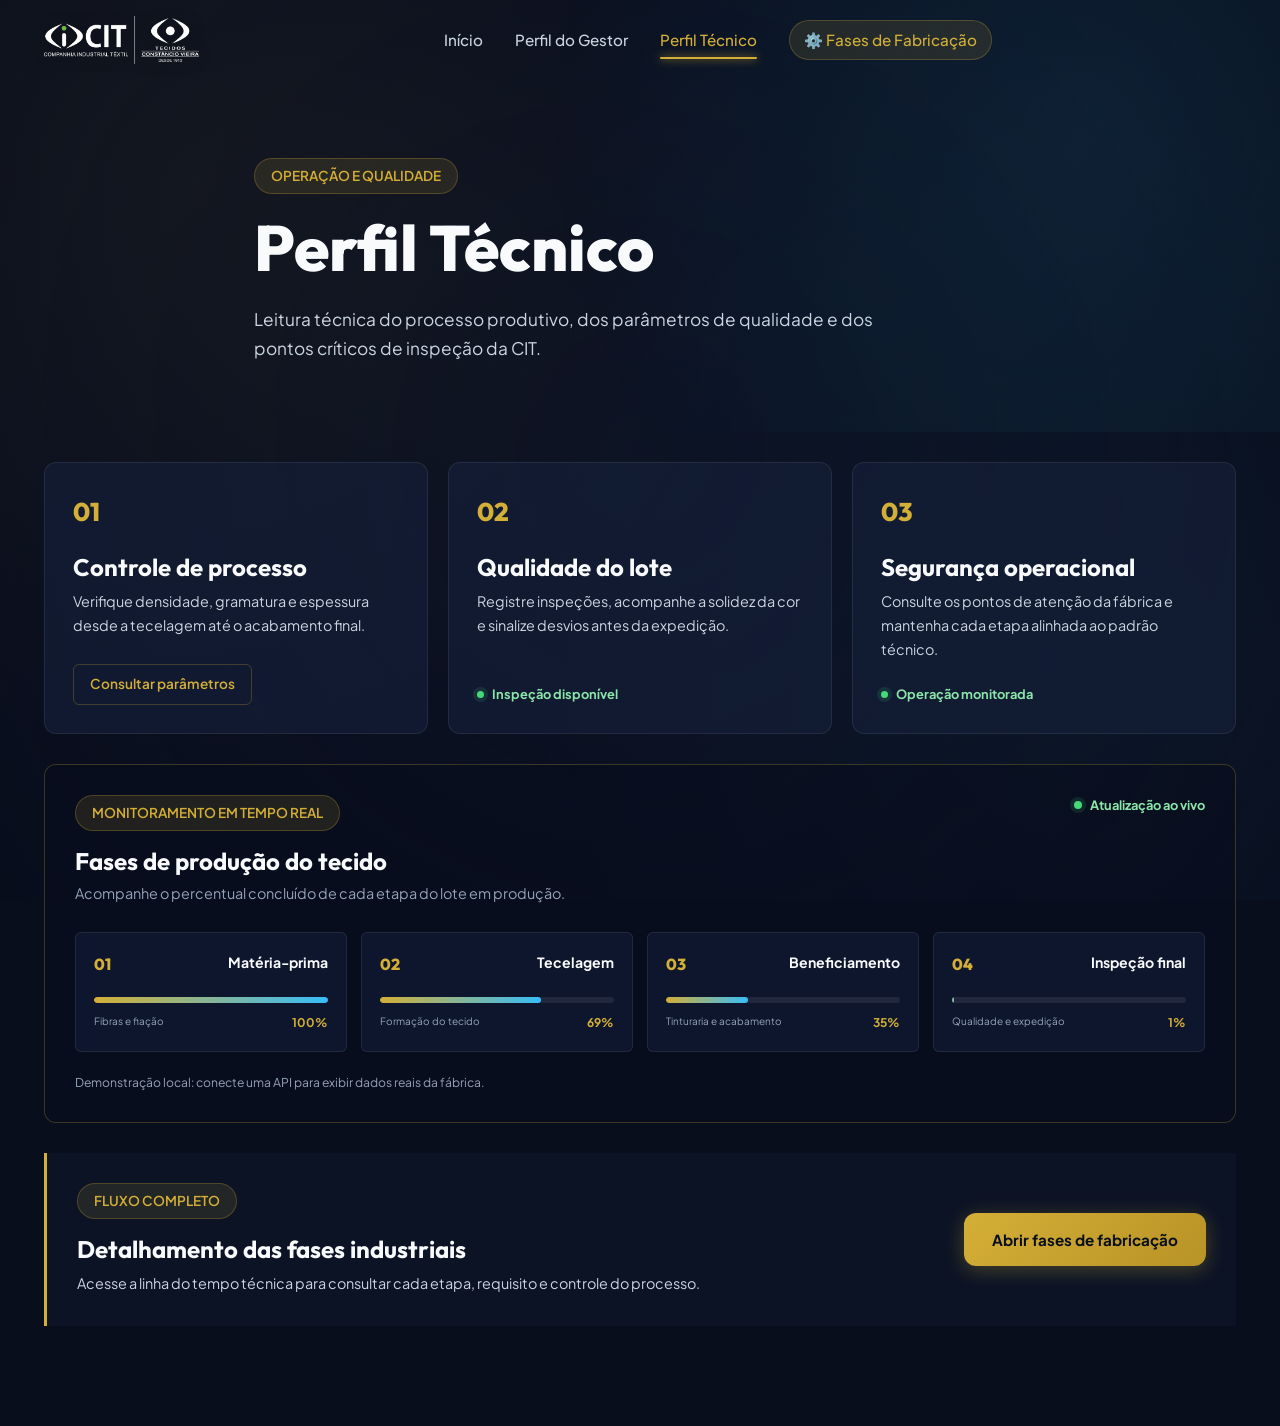
<file: tecnico.html>
<!DOCTYPE html>
<html lang="pt-BR">
<head>
  <meta charset="UTF-8">
  <meta name="viewport" content="width=device-width, initial-scale=1.0">
  <title>Perfil Técnico | CIT</title>
  <meta name="description" content="Perfil técnico da CIT para controle de qualidade e acompanhamento das etapas industriais.">
  <link rel="stylesheet" href="css/style.css">
</head>
<body class="profile-page">
  <header class="site-header scrolled" id="header">
    <div class="container header-container">
      <a href="index.html" class="brand-logo" aria-label="CIT Indústria Têxtil Home">
        <img src="assets/logo.png" alt="CIT Indústria Têxtil" class="logo-img">
      </a>
      <nav class="main-nav" id="main-nav" aria-label="Navegação Principal">
        <a href="index.html" class="nav-link">Início</a>
        <a href="gestor.html" class="nav-link">Perfil do Gestor</a>
        <a href="tecnico.html" class="nav-link active">Perfil Técnico</a>
        <a href="processos.html" class="nav-link nav-badge-link">⚙️ Fases de Fabricação</a>
      </nav>
      <div class="header-actions">
        <button class="mobile-toggle" aria-label="Abrir Menu de Navegação" aria-expanded="false">☰</button>
      </div>
    </div>
  </header>

  <main class="profile-main">
    <section class="profile-hero technical-hero">
      <div class="container profile-hero-content reveal-init">
        <div class="section-tag">Operação e qualidade</div>
        <h1>Perfil <span class="highlight">Técnico</span></h1>
        <p>Leitura técnica do processo produtivo, dos parâmetros de qualidade e dos pontos críticos de inspeção da CIT.</p>
      </div>
    </section>

    <section class="technical-profile-section">
      <div class="container">
        <div class="technical-grid">
          <article class="technical-card reveal-init">
            <span class="technical-card-icon">01</span>
            <h2>Controle de processo</h2>
            <p>Verifique densidade, gramatura e espessura desde a tecelagem até o acabamento final.</p>
            <a href="processos.html#tabela-tecnica" class="btn btn-outline-gold btn-sm">Consultar parâmetros</a>
          </article>
          <article class="technical-card reveal-init">
            <span class="technical-card-icon">02</span>
            <h2>Qualidade do lote</h2>
            <p>Registre inspeções, acompanhe a solidez da cor e sinalize desvios antes da expedição.</p>
            <span class="technical-status"><span class="status-dot"></span> Inspeção disponível</span>
          </article>
          <article class="technical-card reveal-init">
            <span class="technical-card-icon">03</span>
            <h2>Segurança operacional</h2>
            <p>Consulte os pontos de atenção da fábrica e mantenha cada etapa alinhada ao padrão técnico.</p>
            <span class="technical-status"><span class="status-dot"></span> Operação monitorada</span>
          </article>
        </div>

        <section class="technical-live-tracker reveal-init" aria-labelledby="technical-live-title">
          <div class="technical-live-header">
            <div>
              <div class="section-tag">Monitoramento em tempo real</div>
              <h2 id="technical-live-title">Fases de produção do tecido</h2>
              <p>Acompanhe o percentual concluído de cada etapa do lote em produção.</p>
            </div>
            <span class="technical-live-label"><span class="status-dot"></span> Atualização ao vivo</span>
          </div>
          <div class="technical-phase-grid">
            <article class="technical-phase-live" data-technical-progress="100">
              <div class="technical-phase-heading"><span>01</span><strong>Matéria-prima</strong></div>
              <div class="technical-phase-bar"><span></span></div>
              <div class="technical-phase-footer"><small>Fibras e fiação</small><strong class="technical-phase-percent">100%</strong></div>
            </article>
            <article class="technical-phase-live" data-technical-progress="68">
              <div class="technical-phase-heading"><span>02</span><strong>Tecelagem</strong></div>
              <div class="technical-phase-bar"><span></span></div>
              <div class="technical-phase-footer"><small>Formação do tecido</small><strong class="technical-phase-percent">68%</strong></div>
            </article>
            <article class="technical-phase-live" data-technical-progress="34">
              <div class="technical-phase-heading"><span>03</span><strong>Beneficiamento</strong></div>
              <div class="technical-phase-bar"><span></span></div>
              <div class="technical-phase-footer"><small>Tinturaria e acabamento</small><strong class="technical-phase-percent">34%</strong></div>
            </article>
            <article class="technical-phase-live" data-technical-progress="0">
              <div class="technical-phase-heading"><span>04</span><strong>Inspeção final</strong></div>
              <div class="technical-phase-bar"><span></span></div>
              <div class="technical-phase-footer"><small>Qualidade e expedição</small><strong class="technical-phase-percent">0%</strong></div>
            </article>
          </div>
          <p class="technical-live-note">Demonstração local: conecte uma API para exibir dados reais da fábrica.</p>
        </section>

        <div class="technical-callout reveal-init">
          <div>
            <div class="section-tag">Fluxo completo</div>
            <h2>Detalhamento das fases industriais</h2>
            <p>Acesse a linha do tempo técnica para consultar cada etapa, requisito e controle do processo.</p>
          </div>
          <a href="processos.html" class="btn btn-primary">Abrir fases de fabricação</a>
        </div>
      </div>
    </section>
  </main>
  <script src="js/main.js"></script>
</body>
</html>
</file>
<file: css/style.css>
﻿/* ==========================================================================
   CIT - INDÚSTRIA TÊXTIL | DESIGN SYSTEM & STYLESHEET
   Estilo moderno, sofisticado e de alto desempenho
   ========================================================================== */

/* --- Importação de Tipografia Google Fonts --- */
@import url('https://fonts.googleapis.com/css2?family=Outfit:wght@300;400;500;600;700;800&family=Plus+Jakarta+Sans:ital,wght@0,300;0,400;0,500;0,600;0,700;1,400&display=swap');

/* --- Variáveis do Design System --- */
:root {
  /* Paleta Nobre & Industrial */
  --bg-main: #090e1d;
  --bg-secondary: #0f172a;
  --bg-card: #141e38;
  --bg-card-hover: #192749;
  --bg-surface: rgba(20, 30, 56, 0.7);
  --bg-glass: rgba(15, 23, 42, 0.85);

  /* Acentos em Ouro Têxtil / Champagne & Azul Técnico */
  --primary-gold: #d4af37;
  --primary-gold-hover: #e5c05b;
  --primary-gold-light: rgba(212, 175, 55, 0.12);
  --primary-gold-border: rgba(212, 175, 55, 0.3);
  --accent-blue: #38bdf8;
  --accent-blue-glow: rgba(56, 189, 248, 0.2);

  /* Cores de Texto e Legibilidade */
  --text-primary: #f8fafc;
  --text-secondary: #cbd5e1;
  --text-muted: #94a3b8;
  --text-inverse: #090e1d;

  /* Bordas e Divisores */
  --border-light: rgba(255, 255, 255, 0.08);
  --border-gold: rgba(212, 175, 55, 0.25);
  --border-focus: rgba(212, 175, 55, 0.6);

  /* Sombras e Profundidade */
  --shadow-sm: 0 4px 6px -1px rgba(0, 0, 0, 0.2), 0 2px 4px -2px rgba(0, 0, 0, 0.2);
  --shadow-md: 0 10px 15px -3px rgba(0, 0, 0, 0.3), 0 4px 6px -4px rgba(0, 0, 0, 0.3);
  --shadow-lg: 0 20px 25px -5px rgba(0, 0, 0, 0.4), 0 8px 10px -6px rgba(0, 0, 0, 0.4);
  --shadow-gold: 0 8px 30px rgba(212, 175, 55, 0.15);

  /* Tipografia */
  --font-heading: 'Outfit', sans-serif;
  --font-body: 'Plus Jakarta Sans', sans-serif;

  /* Transições & Curvas */
  --transition-fast: 0.2s cubic-bezier(0.4, 0, 0.2, 1);
  --transition-normal: 0.3s cubic-bezier(0.4, 0, 0.2, 1);
  --transition-slow: 0.5s cubic-bezier(0.4, 0, 0.2, 1);

  /* Raios de Arredondamento */
  --radius-sm: 6px;
  --radius-md: 12px;
  --radius-lg: 20px;
  --radius-full: 9999px;

  /* Dimensões */
  --header-height: 80px;
  --max-width: 1240px;
}

/* --- Reset & Padrões Básicos --- */
*, *::before, *::after {
  margin: 0;
  padding: 0;
  box-sizing: border-box;
}

html {
  scroll-behavior: smooth;
  font-size: 16px;
  -webkit-font-smoothing: antialiased;
  -moz-osx-font-smoothing: grayscale;
}

body {
  font-family: var(--font-body);
  background-color: var(--bg-main);
  color: var(--text-primary);
  line-height: 1.65;
  overflow-x: hidden;
  position: relative;
}

/* Background com textura sutil e gradiente dinâmico */
body::before {
  content: '';
  position: fixed;
  top: 0;
  left: 0;
  width: 100vw;
  height: 100vh;
  background: 
    radial-gradient(circle at 15% 20%, rgba(212, 175, 55, 0.05) 0%, transparent 45%),
    radial-gradient(circle at 85% 75%, rgba(56, 189, 248, 0.04) 0%, transparent 45%),
    radial-gradient(circle at 50% 50%, rgba(15, 23, 42, 0.5) 0%, transparent 100%);
  pointer-events: none;
  z-index: -1;
}

a {
  text-decoration: none;
  color: inherit;
  transition: var(--transition-fast);
}

ul {
  list-style: none;
}

img, svg {
  display: block;
  max-width: 100%;
  height: auto;
}

button, input, select, textarea {
  font-family: inherit;
  font-size: inherit;
  border: none;
  outline: none;
}

button {
  cursor: pointer;
}

.container {
  width: 100%;
  max-width: var(--max-width);
  margin: 0 auto;
  padding: 0 24px;
}

/* --- Tipografia & Títulos de Seção --- */
h1, h2, h3, h4, h5, h6 {
  font-family: var(--font-heading);
  color: var(--text-primary);
  font-weight: 700;
  line-height: 1.2;
}

.section-header {
  text-align: center;
  max-width: 760px;
  margin: 0 auto 56px;
}

.section-tag {
  display: inline-flex;
  align-items: center;
  gap: 8px;
  padding: 6px 16px;
  background: var(--primary-gold-light);
  border: 1px solid var(--border-gold);
  border-radius: var(--radius-full);
  color: var(--primary-gold);
  font-size: 0.85rem;
  font-weight: 600;
  letter-spaCITg: 0.08em;
  text-transform: uppercase;
  margin-bottom: 16px;
}

.section-title {
  font-size: clamp(2rem, 3.5vw, 2.75rem);
  letter-spaCITg: -0.02em;
  margin-bottom: 18px;
}

.section-title span.highlight {
  color: var(--primary-gold);
  position: relative;
  display: inline-block;
}

.section-subtitle {
  font-size: 1.1rem;
  color: var(--text-secondary);
  font-weight: 400;
}

/* --- Botões Customizados --- */
.btn {
  display: inline-flex;
  align-items: center;
  justify-content: center;
  gap: 10px;
  padding: 14px 28px;
  border-radius: var(--radius-md);
  font-weight: 600;
  font-size: 0.95rem;
  letter-spaCITg: 0.01em;
  transition: all var(--transition-normal);
  white-space: nowrap;
}

.btn-primary {
  background: linear-gradient(135deg, #d4af37 0%, #b89326 100%);
  color: var(--text-inverse);
  box-shadow: 0 4px 20px rgba(212, 175, 55, 0.3);
  font-weight: 700;
}

.btn-primary:hover {
  transform: translateY(-2px);
  background: linear-gradient(135deg, #e5c05b 0%, #d4af37 100%);
  box-shadow: 0 8px 25px rgba(212, 175, 55, 0.45);
}

.btn-secondary {
  background: rgba(255, 255, 255, 0.05);
  color: var(--text-primary);
  border: 1px solid var(--border-light);
  backdrop-filter: blur(8px);
}

.btn-secondary:hover {
  background: rgba(255, 255, 255, 0.1);
  border-color: var(--primary-gold-border);
  color: var(--primary-gold);
  transform: translateY(-2px);
}

.btn-whatsapp {
  background: #25d366;
  color: #ffffff;
  box-shadow: 0 4px 15px rgba(37, 211, 102, 0.3);
}

.btn-whatsapp:hover {
  background: #20ba59;
  transform: translateY(-2px);
  box-shadow: 0 8px 22px rgba(37, 211, 102, 0.45);
}

.btn-outline-gold {
  background: transparent;
  color: var(--primary-gold);
  border: 1px solid var(--border-gold);
}

.btn-outline-gold:hover {
  background: var(--primary-gold);
  color: var(--text-inverse);
  transform: translateY(-2px);
}

.btn-sm {
  padding: 8px 16px;
  font-size: 0.85rem;
  border-radius: var(--radius-sm);
}

/* --- Header & Navegação --- */
.site-header {
  position: fixed;
  top: 0;
  left: 0;
  width: 100%;
  height: var(--header-height);
  z-index: 1000;
  transition: all var(--transition-normal);
  background: transparent;
}

.site-header.scrolled {
  background: var(--bg-glass);
  backdrop-filter: blur(16px);
  -webkit-backdrop-filter: blur(16px);
  border-bottom: 1px solid var(--border-light);
  box-shadow: var(--shadow-md);
  height: 72px;
}

.header-container {
  height: 100%;
  display: flex;
  align-items: center;
  justify-content: space-between;
}

/* Logotipo CIT */
.brand-logo {
  display: flex;
  align-items: center;
  gap: 12px;
  text-decoration: none;
}

.brand-logo .logo-img {
  height: 48px;
  max-width: 180px;
  width: auto;
  object-fit: contain;
  display: block;
  filter: drop-shadow(0 2px 8px rgba(0, 0, 0, 0.4));
  transition: transform var(--transition-fast);
}

.brand-logo:hover .logo-img {
  transform: scale(1.03);
}

.brand-logo .logo-img-footer {
  height: 44px;
}

.brand-logo .logo-icon {
  width: 38px;
  height: 38px;
  display: flex;
  align-items: center;
  justify-content: center;
  background: linear-gradient(135deg, var(--primary-gold), #997a15);
  border-radius: 10px;
  color: var(--text-inverse);
  box-shadow: 0 4px 12px rgba(212, 175, 55, 0.3);
}

.brand-logo .brand-tagline {
  font-size: 0.68rem;
  color: var(--text-muted);
  font-weight: 500;
  letter-spaCITg: 0.15em;
  text-transform: uppercase;
  display: block;
  line-height: 1;
}

.main-nav {
  display: flex;
  align-items: center;
  gap: 32px;
}

.nav-link {
  font-size: 0.95rem;
  font-weight: 500;
  color: var(--text-secondary);
  position: relative;
  padding: 6px 0;
  transition: color var(--transition-fast);
}

.nav-link:hover, .nav-link.active {
  color: var(--primary-gold);
}

.nav-link.active::after {
  content: '';
  position: absolute;
  bottom: 0;
  left: 0;
  width: 100%;
  height: 2px;
  background: var(--primary-gold);
  border-radius: 2px;
  box-shadow: 0 0 8px var(--primary-gold);
}

.nav-badge-link {
  background: rgba(212, 175, 55, 0.12);
  border: 1px solid var(--border-gold);
  color: var(--primary-gold) !important;
  padding: 6px 14px;
  border-radius: var(--radius-full);
}

.nav-badge-link:hover {
  background: var(--primary-gold);
  color: var(--text-inverse) !important;
}

.header-actions {
  display: flex;
  align-items: center;
  gap: 16px;
}

.mobile-toggle {
  display: none;
  background: transparent;
  color: var(--text-primary);
  font-size: 1.5rem;
  padding: 6px;
}

/* --- Hero Section --- */
.hero-section {
  min-height: 100vh;
  padding: calc(var(--header-height) + 40px) 0 80px;
  display: flex;
  align-items: center;
  position: relative;
  overflow: hidden;
}

.hero-grid {
  display: grid;
  grid-template-columns: 1.15fr 0.85fr;
  gap: 60px;
  align-items: center;
}

.hero-content {
  z-index: 2;
}

.hero-badge {
  display: inline-flex;
  align-items: center;
  gap: 10px;
  padding: 8px 18px;
  background: rgba(212, 175, 55, 0.1);
  border: 1px solid var(--border-gold);
  border-radius: var(--radius-full);
  color: var(--primary-gold);
  font-size: 0.88rem;
  font-weight: 600;
  margin-bottom: 24px;
}

.hero-title {
  font-size: clamp(2.4rem, 4.5vw, 3.8rem);
  font-weight: 800;
  letter-spaCITg: -0.03em;
  line-height: 1.12;
  margin-bottom: 24px;
}

.hero-description {
  font-size: 1.15rem;
  color: var(--text-secondary);
  margin-bottom: 36px;
  max-width: 580px;
  line-height: 1.7;
}

.hero-actions {
  display: flex;
  flex-wrap: wrap;
  gap: 16px;
  margin-bottom: 48px;
}

.hero-highlights {
  display: flex;
  align-items: center;
  gap: 32px;
  border-top: 1px solid var(--border-light);
  padding-top: 28px;
}

.highlight-item {
  display: flex;
  align-items: center;
  gap: 12px;
}

.highlight-icon {
  width: 40px;
  height: 40px;
  border-radius: 50%;
  background: rgba(255, 255, 255, 0.05);
  border: 1px solid var(--border-light);
  display: flex;
  align-items: center;
  justify-content: center;
  color: var(--primary-gold);
  font-size: 1.1rem;
}

.highlight-text h4 {
  font-size: 0.95rem;
  font-weight: 700;
}

.highlight-text p {
  font-size: 0.8rem;
  color: var(--text-muted);
}

/* Card Visual Hero */
.hero-visual {
  position: relative;
  z-index: 1;
}

.visual-card-main {
  background: linear-gradient(145deg, var(--bg-card), var(--bg-secondary));
  border: 1px solid var(--border-gold);
  border-radius: var(--radius-lg);
  padding: 24px;
  box-shadow: var(--shadow-lg), var(--shadow-gold);
  position: relative;
  overflow: hidden;
}

.visual-image-wrapper {
  position: relative;
  border-radius: var(--radius-md);
  overflow: hidden;
  aspect-ratio: 4/3;
  background: #111a33;
}

.visual-image-wrapper img {
  width: 100%;
  height: 100%;
  object-fit: cover;
  transition: transform var(--transition-slow);
}

.visual-card-main:hover .visual-image-wrapper img {
  transform: scale(1.04);
}

.visual-badge-overlay {
  position: absolute;
  top: 16px;
  right: 16px;
  background: rgba(9, 14, 29, 0.85);
  backdrop-filter: blur(8px);
  border: 1px solid var(--border-gold);
  padding: 6px 14px;
  border-radius: var(--radius-full);
  font-size: 0.78rem;
  color: var(--primary-gold);
  font-weight: 600;
}

.floating-chip {
  position: absolute;
  background: rgba(15, 23, 42, 0.95);
  backdrop-filter: blur(12px);
  border: 1px solid var(--border-gold);
  border-radius: var(--radius-md);
  padding: 12px 18px;
  box-shadow: var(--shadow-lg);
  display: flex;
  align-items: center;
  gap: 12px;
  z-index: 3;
}

.chip-top {
  top: -20px;
  left: -20px;
}

.chip-bottom {
  bottom: -20px;
  right: -20px;
}

.chip-icon {
  width: 36px;
  height: 36px;
  border-radius: 8px;
  background: var(--primary-gold);
  color: var(--text-inverse);
  display: flex;
  align-items: center;
  justify-content: center;
  font-weight: 700;
}

.chip-info strong {
  display: block;
  font-size: 0.9rem;
  color: var(--text-primary);
}

.chip-info span {
  font-size: 0.75rem;
  color: var(--text-muted);
}

/* --- Seção de Métricas / Stats --- */
.stats-section {
  padding: 60px 0;
  background: var(--bg-secondary);
  border-top: 1px solid var(--border-light);
  border-bottom: 1px solid var(--border-light);
  position: relative;
}

.stats-grid {
  display: grid;
  grid-template-columns: repeat(4, 1fr);
  gap: 30px;
}

.stat-card {
  text-align: center;
  padding: 24px 16px;
  position: relative;
}

.stat-card:not(:last-child)::after {
  content: '';
  position: absolute;
  right: 0;
  top: 20%;
  height: 60%;
  width: 1px;
  background: var(--border-light);
}

.stat-number {
  font-family: var(--font-heading);
  font-size: clamp(2.2rem, 3.5vw, 3rem);
  font-weight: 800;
  color: var(--primary-gold);
  line-height: 1;
  margin-bottom: 8px;
}

.stat-label {
  font-size: 0.95rem;
  font-weight: 600;
  color: var(--text-primary);
  margin-bottom: 4px;
}

.stat-subtext {
  font-size: 0.8rem;
  color: var(--text-muted);
}

/* --- Seção Sobre a CIT --- */
.about-section {
  padding: 110px 0;
  position: relative;
}

.about-grid {
  display: grid;
  grid-template-columns: 0.9fr 1.1fr;
  gap: 60px;
  align-items: center;
}

.about-image-column {
  position: relative;
}

.about-image-card {
  border-radius: var(--radius-lg);
  overflow: hidden;
  border: 1px solid var(--border-light);
  box-shadow: var(--shadow-lg);
  aspect-ratio: 4/5;
  background: #111a33;
}

.about-image-card img {
  width: 100%;
  height: 100%;
  object-fit: cover;
}

.experience-badge {
  position: absolute;
  bottom: 24px;
  left: 24px;
  background: rgba(9, 14, 29, 0.9);
  backdrop-filter: blur(12px);
  border: 1px solid var(--border-gold);
  border-radius: var(--radius-md);
  padding: 16px 22px;
  display: flex;
  align-items: center;
  gap: 16px;
}

.badge-years {
  font-size: 2.2rem;
  font-weight: 800;
  color: var(--primary-gold);
  font-family: var(--font-heading);
  line-height: 1;
}

.badge-text {
  font-size: 0.85rem;
  font-weight: 600;
  color: var(--text-secondary);
  line-height: 1.3;
}

.about-pillars {
  display: grid;
  grid-template-columns: 1fr 1fr;
  gap: 20px;
  margin: 32px 0;
}

.pillar-card {
  background: var(--bg-card);
  border: 1px solid var(--border-light);
  border-radius: var(--radius-md);
  padding: 20px;
  transition: all var(--transition-normal);
}

.pillar-card:hover {
  border-color: var(--border-gold);
  transform: translateY(-4px);
  background: var(--bg-card-hover);
}

.pillar-icon {
  font-size: 1.5rem;
  color: var(--primary-gold);
  margin-bottom: 12px;
}

.pillar-title {
  font-size: 1.05rem;
  font-weight: 700;
  margin-bottom: 6px;
}

.pillar-desc {
  font-size: 0.85rem;
  color: var(--text-muted);
  line-height: 1.5;
}

/* --- Banner de Destaque para Processos Têxteis --- */
.process-banner-section {
  padding: 40px 0 100px;
}

.process-banner-card {
  background: linear-gradient(135deg, #101c38 0%, #0c142b 100%);
  border: 1px solid var(--border-gold);
  border-radius: var(--radius-lg);
  padding: 50px 60px;
  position: relative;
  overflow: hidden;
  box-shadow: var(--shadow-lg), var(--shadow-gold);
}

.process-banner-card::before {
  content: '';
  position: absolute;
  right: -50px;
  top: -50px;
  width: 300px;
  height: 300px;
  background: radial-gradient(circle, rgba(212, 175, 55, 0.15) 0%, transparent 70%);
  pointer-events: none;
}

.banner-grid {
  display: grid;
  grid-template-columns: 1.2fr 0.8fr;
  gap: 40px;
  align-items: center;
  position: relative;
  z-index: 2;
}

.banner-content h3 {
  font-size: clamp(1.8rem, 3vw, 2.4rem);
  margin-bottom: 16px;
  letter-spaCITg: -0.02em;
}

.banner-content p {
  color: var(--text-secondary);
  font-size: 1.05rem;
  margin-bottom: 28px;
  max-width: 580px;
}

.process-mini-steps {
  display: flex;
  flex-direction: column;
  gap: 14px;
}

.mini-step-item {
  display: flex;
  align-items: center;
  gap: 14px;
  background: rgba(255, 255, 255, 0.04);
  border: 1px solid var(--border-light);
  padding: 12px 18px;
  border-radius: var(--radius-md);
  transition: all var(--transition-fast);
}

.mini-step-item:hover {
  border-color: var(--border-gold);
  background: rgba(212, 175, 55, 0.08);
}

.mini-step-num {
  font-family: var(--font-heading);
  font-weight: 800;
  color: var(--primary-gold);
  font-size: 1.1rem;
}

.mini-step-text strong {
  display: block;
  font-size: 0.95rem;
  color: var(--text-primary);
}

.mini-step-text span {
  font-size: 0.78rem;
  color: var(--text-muted);
}

/* --- Catálogo de Tecidos --- */
.catalog-section {
  padding: 110px 0;
  background: var(--bg-secondary);
}

.filter-tabs {
  display: flex;
  align-items: center;
  justify-content: center;
  flex-wrap: wrap;
  gap: 12px;
  margin-bottom: 48px;
}

.filter-btn {
  padding: 10px 22px;
  border-radius: var(--radius-full);
  background: var(--bg-card);
  color: var(--text-secondary);
  border: 1px solid var(--border-light);
  font-weight: 600;
  font-size: 0.9rem;
  transition: all var(--transition-fast);
}

.filter-btn:hover {
  border-color: var(--border-gold);
  color: var(--text-primary);
}

.filter-btn.active {
  background: var(--primary-gold);
  color: var(--text-inverse);
  border-color: var(--primary-gold);
  box-shadow: 0 4px 15px rgba(212, 175, 55, 0.3);
}

.fabrics-grid {
  display: grid;
  grid-template-columns: repeat(auto-fill, minmax(280px, 1fr));
  gap: 30px;
}

.fabric-card {
  background: var(--bg-card);
  border: 1px solid var(--border-light);
  border-radius: var(--radius-lg);
  overflow: hidden;
  transition: all var(--transition-normal);
  display: flex;
  flex-direction: column;
}

.fabric-card:hover {
  transform: translateY(-8px);
  border-color: var(--border-gold);
  box-shadow: var(--shadow-lg), var(--shadow-gold);
  background: var(--bg-card-hover);
}

.fabric-img-wrap {
  position: relative;
  aspect-ratio: 16/10;
  overflow: hidden;
  background: #192749;
}

.fabric-img-wrap img {
  width: 100%;
  height: 100%;
  object-fit: cover;
  transition: transform var(--transition-slow);
}

.fabric-card:hover .fabric-img-wrap img {
  transform: scale(1.08);
}

.fabric-tag {
  position: absolute;
  top: 12px;
  left: 12px;
  background: rgba(9, 14, 29, 0.85);
  backdrop-filter: blur(6px);
  border: 1px solid var(--border-gold);
  color: var(--primary-gold);
  padding: 4px 10px;
  border-radius: var(--radius-full);
  font-size: 0.72rem;
  font-weight: 700;
  text-transform: uppercase;
}

.fabric-body {
  padding: 22px;
  display: flex;
  flex-direction: column;
  flex-grow: 1;
}

.fabric-title {
  font-size: 1.25rem;
  font-weight: 700;
  margin-bottom: 8px;
}

.fabric-desc {
  font-size: 0.88rem;
  color: var(--text-secondary);
  margin-bottom: 18px;
  line-height: 1.5;
}

.fabric-specs {
  display: flex;
  flex-wrap: wrap;
  gap: 12px;
  margin-bottom: 20px;
  padding: 12px 0;
  border-top: 1px solid var(--border-light);
  border-bottom: 1px solid var(--border-light);
}

.spec-item {
  font-size: 0.78rem;
  color: var(--text-muted);
}

.spec-item strong {
  color: var(--text-primary);
}

.fabric-footer {
  margin-top: auto;
  display: flex;
  align-items: center;
  justify-content: space-between;
}

/* --- Cadastro de Produtos Públicos --- */
.public-products-section {
  padding: 90px 0;
  background: rgba(15, 23, 42, 0.42);
  border-top: 1px solid var(--border-light);
  border-bottom: 1px solid var(--border-light);
}

.public-products-grid {
  display: grid;
  grid-template-columns: 0.75fr 1.25fr;
  gap: 60px;
  align-items: start;
}

.public-products-intro .section-title {
  margin-bottom: 14px;
}

.public-products-intro > p {
  max-width: 360px;
  color: var(--text-secondary);
}

.public-products-note {
  display: inline-block;
  margin-top: 18px;
  color: var(--text-muted);
  font-size: 0.78rem;
}

.public-product-form {
  padding: 30px;
  border: 1px solid var(--border-gold);
  border-radius: var(--radius-md);
  background: rgba(9, 14, 29, 0.62);
}

.public-product-form .btn {
  width: 100%;
}

.public-product-feedback {
  min-height: 24px;
  margin-top: 12px;
  color: #8ce6a9;
  font-size: 0.85rem;
  text-align: center;
}

.public-product-image {
  display: flex;
  align-items: center;
  justify-content: center;
  background: linear-gradient(135deg, #162a43, #253c54);
}

.public-product-symbol {
  color: rgba(255, 255, 255, 0.78);
  font-family: var(--font-heading);
  font-size: 2.4rem;
  font-weight: 800;
  letter-spacing: 0.08em;
}

/* --- Simulador de Orçamento & Amostras --- */
.simulator-section {
  padding: 110px 0;
  position: relative;
}

.simulator-card {
  background: linear-gradient(145deg, var(--bg-card), #0e162a);
  border: 1px solid var(--border-gold);
  border-radius: var(--radius-lg);
  padding: 48px;
  box-shadow: var(--shadow-lg);
}

.simulator-grid {
  display: grid;
  grid-template-columns: 1.2fr 0.8fr;
  gap: 50px;
  margin-top: 40px;
}

.form-group {
  margin-bottom: 20px;
}

.form-label {
  display: block;
  font-size: 0.9rem;
  font-weight: 600;
  color: var(--text-secondary);
  margin-bottom: 8px;
}

.form-control {
  width: 100%;
  padding: 14px 18px;
  background: rgba(15, 23, 42, 0.8);
  border: 1px solid var(--border-light);
  border-radius: var(--radius-md);
  color: var(--text-primary);
  font-size: 0.95rem;
  transition: all var(--transition-fast);
}

.form-control:focus {
  border-color: var(--primary-gold);
  box-shadow: 0 0 0 3px rgba(212, 175, 55, 0.2);
}

.form-control option {
  background: var(--bg-card);
  color: var(--text-primary);
}

.simulator-result-box {
  background: rgba(15, 23, 42, 0.9);
  border: 1px solid var(--border-gold);
  border-radius: var(--radius-md);
  padding: 32px;
  display: flex;
  flex-direction: column;
  justify-content: space-between;
}

.result-header h4 {
  font-size: 1.2rem;
  color: var(--primary-gold);
  margin-bottom: 16px;
}

.result-items {
  display: flex;
  flex-direction: column;
  gap: 14px;
  margin-bottom: 28px;
}

.result-row {
  display: flex;
  justify-content: space-between;
  font-size: 0.9rem;
  color: var(--text-secondary);
  border-bottom: 1px dashed var(--border-light);
  padding-bottom: 8px;
}

.result-row strong {
  color: var(--text-primary);
}

/* --- Diferenciais da CIT --- */
.differentials-section {
  padding: 110px 0;
  background: var(--bg-secondary);
}

.diff-grid {
  display: grid;
  grid-template-columns: repeat(auto-fit, minmax(260px, 1fr));
  gap: 30px;
}

.diff-card {
  background: var(--bg-card);
  border: 1px solid var(--border-light);
  border-radius: var(--radius-lg);
  padding: 36px 28px;
  transition: all var(--transition-normal);
  position: relative;
}

.diff-card:hover {
  border-color: var(--border-gold);
  transform: translateY(-6px);
  box-shadow: var(--shadow-lg);
}

.diff-icon-wrap {
  width: 56px;
  height: 56px;
  border-radius: var(--radius-md);
  background: var(--primary-gold-light);
  border: 1px solid var(--border-gold);
  display: flex;
  align-items: center;
  justify-content: center;
  color: var(--primary-gold);
  font-size: 1.5rem;
  margin-bottom: 24px;
}

.diff-title {
  font-size: 1.25rem;
  margin-bottom: 12px;
}

.diff-desc {
  font-size: 0.9rem;
  color: var(--text-secondary);
  line-height: 1.6;
}

/* --- FAQ Accordion --- */
.faq-section {
  padding: 110px 0;
}

.faq-wrapper {
  max-width: 840px;
  margin: 0 auto;
  display: flex;
  flex-direction: column;
  gap: 16px;
}

.faq-item {
  background: var(--bg-card);
  border: 1px solid var(--border-light);
  border-radius: var(--radius-md);
  overflow: hidden;
  transition: border-color var(--transition-fast);
}

.faq-item.active {
  border-color: var(--border-gold);
}

.faq-question {
  width: 100%;
  padding: 22px 24px;
  background: transparent;
  display: flex;
  align-items: center;
  justify-content: space-between;
  text-align: left;
  color: var(--text-primary);
  font-weight: 700;
  font-size: 1.05rem;
  cursor: pointer;
}

.faq-icon {
  width: 28px;
  height: 28px;
  border-radius: 50%;
  background: rgba(255, 255, 255, 0.05);
  display: flex;
  align-items: center;
  justify-content: center;
  color: var(--primary-gold);
  font-size: 1.1rem;
  transition: transform var(--transition-normal);
}

.faq-item.active .faq-icon {
  transform: rotate(180deg);
  background: var(--primary-gold);
  color: var(--text-inverse);
}

.faq-answer {
  max-height: 0;
  overflow: hidden;
  transition: max-height var(--transition-normal), padding var(--transition-normal);
  padding: 0 24px;
  color: var(--text-secondary);
  font-size: 0.95rem;
  line-height: 1.6;
}

.faq-item.active .faq-answer {
  padding: 0 24px 22px;
}

/* --- Contato & Localização --- */
.contact-section {
  padding: 110px 0;
  background: var(--bg-secondary);
}

.contact-grid {
  display: grid;
  grid-template-columns: 0.9fr 1.1fr;
  gap: 50px;
}

.contact-info-card {
  background: var(--bg-card);
  border: 1px solid var(--border-light);
  border-radius: var(--radius-lg);
  padding: 40px;
  display: flex;
  flex-direction: column;
  gap: 28px;
}

.contact-channel {
  display: flex;
  align-items: flex-start;
  gap: 18px;
}

.channel-icon {
  width: 46px;
  height: 46px;
  border-radius: var(--radius-md);
  background: var(--primary-gold-light);
  border: 1px solid var(--border-gold);
  display: flex;
  align-items: center;
  justify-content: center;
  color: var(--primary-gold);
  font-size: 1.3rem;
  flex-shrink: 0;
}

.channel-details h4 {
  font-size: 1rem;
  font-weight: 700;
  margin-bottom: 4px;
}

.channel-details p, .channel-details a {
  font-size: 0.9rem;
  color: var(--text-secondary);
}

.channel-details a:hover {
  color: var(--primary-gold);
}

.contact-form-card {
  background: var(--bg-card);
  border: 1px solid var(--border-gold);
  border-radius: var(--radius-lg);
  padding: 40px;
  box-shadow: var(--shadow-lg);
}

.form-row {
  display: grid;
  grid-template-columns: 1fr 1fr;
  gap: 20px;
}

/* --- Footer --- */
.site-footer {
  background: #060a14;
  border-top: 1px solid var(--border-light);
  padding: 80px 0 30px;
  color: var(--text-muted);
}

.footer-grid {
  display: grid;
  grid-template-columns: 1.3fr 0.9fr 0.9fr 1.1fr;
  gap: 50px;
  margin-bottom: 60px;
}

.footer-brand p {
  font-size: 0.9rem;
  margin: 18px 0 24px;
  line-height: 1.6;
  max-width: 320px;
}

.footer-socials {
  display: flex;
  gap: 12px;
}

.social-link {
  width: 38px;
  height: 38px;
  border-radius: 50%;
  background: rgba(255, 255, 255, 0.05);
  border: 1px solid var(--border-light);
  display: flex;
  align-items: center;
  justify-content: center;
  color: var(--text-secondary);
  transition: all var(--transition-fast);
}

.social-link:hover {
  background: var(--primary-gold);
  color: var(--text-inverse);
  transform: translateY(-3px);
}

.footer-title {
  font-size: 1.05rem;
  font-weight: 700;
  color: var(--text-primary);
  margin-bottom: 20px;
}

.footer-links {
  display: flex;
  flex-direction: column;
  gap: 12px;
}

.footer-links a {
  font-size: 0.9rem;
  color: var(--text-muted);
}

.footer-links a:hover {
  color: var(--primary-gold);
  padding-left: 4px;
}

.footer-bottom {
  border-top: 1px solid var(--border-light);
  padding-top: 30px;
  display: flex;
  align-items: center;
  justify-content: space-between;
  font-size: 0.85rem;
}

/* ==========================================================================
   ESTILOS ESPECÍFICOS DA PÁGINA: PROCESSOS INDUSTRIAIS (processos.html)
   ========================================================================== */
.process-hero-page {
  padding: calc(var(--header-height) + 50px) 0 80px;
  text-align: center;
  background: radial-gradient(circle at 50% 30%, rgba(212, 175, 55, 0.08) 0%, transparent 60%);
  position: relative;
}

.process-hero-page h1 {
  font-size: clamp(2.5rem, 5vw, 3.8rem);
  font-weight: 800;
  margin-bottom: 20px;
  letter-spaCITg: -0.02em;
}

.process-hero-page p {
  font-size: 1.15rem;
  color: var(--text-secondary);
  max-width: 780px;
  margin: 0 auto 36px;
}

/* Interactive Process Pipeline */
.pipeline-section {
  padding: 60px 0 100px;
}

.pipeline-timeline-container {
  display: flex;
  justify-content: space-between;
  position: relative;
  margin-bottom: 60px;
  padding: 20px 0;
}

.pipeline-timeline-container::before {
  content: '';
  position: absolute;
  top: 50%;
  left: 5%;
  right: 5%;
  height: 3px;
  background: var(--border-light);
  transform: translateY(-50%);
  z-index: 1;
}

.timeline-progress-bar {
  position: absolute;
  top: 50%;
  left: 5%;
  height: 3px;
  background: linear-gradient(90deg, var(--primary-gold), var(--accent-blue));
  transform: translateY(-50%);
  z-index: 1;
  transition: width var(--transition-slow);
  width: 20%;
}

.pipeline-node {
  position: relative;
  z-index: 2;
  display: flex;
  flex-direction: column;
  align-items: center;
  cursor: pointer;
  background: transparent;
}

.node-bullet {
  width: 48px;
  height: 48px;
  border-radius: 50%;
  background: var(--bg-card);
  border: 2px solid var(--border-light);
  display: flex;
  align-items: center;
  justify-content: center;
  font-weight: 800;
  font-family: var(--font-heading);
  color: var(--text-muted);
  transition: all var(--transition-normal);
  box-shadow: var(--shadow-sm);
}

.pipeline-node:hover .node-bullet {
  border-color: var(--primary-gold);
  color: var(--primary-gold);
}

.pipeline-node.active .node-bullet {
  background: var(--primary-gold);
  color: var(--text-inverse);
  border-color: var(--primary-gold);
  box-shadow: 0 0 20px rgba(212, 175, 55, 0.6);
  transform: scale(1.15);
}

.node-label {
  margin-top: 12px;
  font-size: 0.85rem;
  font-weight: 700;
  color: var(--text-secondary);
  text-align: center;
  transition: color var(--transition-fast);
}

.pipeline-node.active .node-label {
  color: var(--primary-gold);
}

/* Process Stage Detailed Cards */
.process-stages-container {
  display: flex;
  flex-direction: column;
  gap: 60px;
}

.stage-card-detailed {
  background: var(--bg-card);
  border: 1px solid var(--border-light);
  border-radius: var(--radius-lg);
  padding: 44px;
  box-shadow: var(--shadow-lg);
  transition: all var(--transition-normal);
  position: relative;
  overflow: hidden;
}

.stage-card-detailed.highlighted {
  border-color: var(--border-gold);
  box-shadow: var(--shadow-gold);
}

.stage-card-detailed::before {
  content: '';
  position: absolute;
  top: 0;
  left: 0;
  width: 6px;
  height: 100%;
  background: var(--primary-gold);
}

.stage-header-row {
  display: flex;
  align-items: center;
  justify-content: space-between;
  margin-bottom: 28px;
  padding-bottom: 20px;
  border-bottom: 1px solid var(--border-light);
}

.stage-meta {
  display: flex;
  align-items: center;
  gap: 16px;
}

.stage-number {
  font-family: var(--font-heading);
  font-size: 2.4rem;
  font-weight: 800;
  color: var(--primary-gold);
  line-height: 1;
}

.stage-title-wrap h3 {
  font-size: 1.6rem;
  font-weight: 700;
}

.stage-title-wrap span {
  font-size: 0.85rem;
  color: var(--text-muted);
  text-transform: uppercase;
  letter-spaCITg: 0.05em;
}

.stage-grid-content {
  display: grid;
  grid-template-columns: 1.2fr 0.8fr;
  gap: 40px;
  align-items: center;
}

.stage-description {
  font-size: 1rem;
  color: var(--text-secondary);
  line-height: 1.7;
  margin-bottom: 24px;
}

.spec-list-tech {
  display: grid;
  grid-template-columns: 1fr 1fr;
  gap: 14px;
}

.spec-tech-item {
  background: rgba(15, 23, 42, 0.6);
  border: 1px solid var(--border-light);
  padding: 12px 16px;
  border-radius: var(--radius-md);
}

.spec-tech-item strong {
  display: block;
  font-size: 0.85rem;
  color: var(--primary-gold);
  margin-bottom: 2px;
}

.spec-tech-item span {
  font-size: 0.85rem;
  color: var(--text-primary);
}

/* Stage Visual Infographic */
.stage-infographic-card {
  background: rgba(15, 23, 42, 0.8);
  border: 1px solid var(--border-gold);
  border-radius: var(--radius-md);
  padding: 24px;
  text-align: center;
}

.infographic-icon {
  font-size: 3rem;
  color: var(--primary-gold);
  margin-bottom: 16px;
}

.infographic-title {
  font-size: 1.1rem;
  font-weight: 700;
  margin-bottom: 8px;
}

.infographic-desc {
  font-size: 0.85rem;
  color: var(--text-muted);
  line-height: 1.5;
}

/* Tabela Técnica de Calibração de Espessura & Gramatura */
.calibration-table-section {
  padding: 80px 0;
  background: var(--bg-secondary);
}

.table-responsive {
  width: 100%;
  overflow-x: auto;
  border-radius: var(--radius-lg);
  border: 1px solid var(--border-light);
  box-shadow: var(--shadow-md);
}

.tech-table {
  width: 100%;
  border-collapse: collapse;
  text-align: left;
  background: var(--bg-card);
}

.tech-table th {
  background: #0b1328;
  color: var(--primary-gold);
  font-family: var(--font-heading);
  font-weight: 700;
  font-size: 0.95rem;
  padding: 18px 20px;
  border-bottom: 2px solid var(--border-gold);
  white-space: nowrap;
}

/* --- Perfil do Gestor --- */
.manager-section {
  padding: 100px 0;
  background: linear-gradient(120deg, rgba(20, 30, 56, 0.7), rgba(9, 14, 29, 0.2));
  border-top: 1px solid var(--border-light);
  border-bottom: 1px solid var(--border-light);
}

.manager-grid {
  display: grid;
  grid-template-columns: minmax(280px, 0.8fr) minmax(0, 1.2fr);
  gap: 72px;
  align-items: center;
}

.manager-profile {
  display: grid;
  grid-template-columns: auto 1fr;
  gap: 18px;
  align-items: center;
}

.manager-avatar {
  width: 76px;
  height: 76px;
  display: flex;
  align-items: center;
  justify-content: center;
  border: 1px solid var(--primary-gold);
  border-radius: 50%;
  background: var(--primary-gold-light);
  color: var(--primary-gold);
  font-family: var(--font-heading);
  font-size: 2rem;
  font-weight: 700;
  box-shadow: var(--shadow-gold);
}

.manager-profile .section-tag {
  margin-bottom: 10px;
}

.manager-profile .section-title {
  margin-bottom: 6px;
  font-size: clamp(2rem, 3.5vw, 2.7rem);
}

.manager-role {
  color: var(--accent-blue);
  font-size: 0.9rem;
  font-weight: 600;
}

.manager-intro {
  grid-column: 1 / -1;
  color: var(--text-secondary);
  font-size: 1rem;
  max-width: 540px;
}

.manager-details {
  display: grid;
  gap: 18px;
}

.manager-detail-item {
  display: grid;
  grid-template-columns: 42px 1fr;
  gap: 16px;
  padding: 22px 24px;
  border-left: 2px solid var(--primary-gold);
  background: rgba(15, 23, 42, 0.62);
  box-shadow: var(--shadow-sm);
}

.manager-tracker {
  grid-column: 1 / -1;
  padding: 30px;
  border: 1px solid var(--border-gold);
  border-radius: var(--radius-md);
  background: rgba(9, 14, 29, 0.58);
}

.manager-tracker-header {
  display: flex;
  align-items: flex-start;
  justify-content: space-between;
  gap: 24px;
}

.manager-tracker-header .section-tag {
  margin-bottom: 10px;
}

.manager-tracker-header h3 {
  margin-bottom: 6px;
  font-size: 1.4rem;
}

.manager-tracker-header p {
  color: var(--text-muted);
  font-size: 0.9rem;
}

.manager-status {
  display: inline-flex;
  align-items: center;
  gap: 8px;
  color: #8ce6a9;
  font-size: 0.82rem;
  font-weight: 700;
  white-space: nowrap;
}

.manager-live-tools {
  display: flex;
  align-items: center;
  gap: 14px;
}

.manager-refresh {
  width: 32px;
  height: 32px;
  border: 1px solid var(--border-light);
  border-radius: 50%;
  background: transparent;
  color: var(--text-secondary);
  font-size: 1.2rem;
  line-height: 1;
  transition: all var(--transition-fast);
}

.manager-refresh:hover {
  border-color: var(--primary-gold);
  color: var(--primary-gold);
  transform: rotate(90deg);
}

.status-dot {
  width: 8px;
  height: 8px;
  border-radius: 50%;
  background: #46d978;
  box-shadow: 0 0 0 4px rgba(70, 217, 120, 0.12);
}

.manager-progress {
  height: 4px;
  margin: 30px 0 22px;
  overflow: hidden;
  background: var(--border-light);
}

.manager-progress-fill {
  display: block;
  width: 25%;
  height: 100%;
  background: linear-gradient(90deg, var(--primary-gold), var(--accent-blue));
  transition: width var(--transition-normal);
}

.manager-phases {
  display: grid;
  grid-template-columns: repeat(4, 1fr);
  gap: 12px;
}

.manager-phase {
  display: grid;
  gap: 5px;
  padding: 16px;
  text-align: left;
  color: var(--text-muted);
  background: transparent;
  border: 1px solid var(--border-light);
  border-radius: var(--radius-sm);
  transition: all var(--transition-fast);
}

.manager-phase:hover,
.manager-phase.active {
  border-color: var(--primary-gold-border);
  background: var(--primary-gold-light);
  color: var(--text-primary);
}

.manager-phase-number {
  color: var(--primary-gold);
  font-family: var(--font-heading);
  font-size: 0.85rem;
  font-weight: 800;
}

.manager-phase strong {
  font-size: 0.9rem;
}

.manager-phase small {
  color: inherit;
  font-size: 0.76rem;
}

.manager-phase-summary {
  display: flex;
  flex-wrap: wrap;
  align-items: baseline;
  gap: 8px 18px;
  margin-top: 20px;
  padding-top: 18px;
  border-top: 1px solid var(--border-light);
}

.manager-phase-summary strong {
  color: var(--primary-gold);
}

.manager-phase-summary span {
  color: var(--text-secondary);
  font-size: 0.86rem;
}

.manager-phase-meta {
  margin-left: auto;
  color: var(--accent-blue) !important;
  font-weight: 700;
}

.manager-last-update {
  flex-basis: 100%;
  color: var(--text-muted) !important;
  font-size: 0.78rem !important;
}

.manager-live-board {
  display: grid;
  grid-template-columns: repeat(3, 1fr);
  gap: 14px;
  margin-top: 26px;
  padding-top: 22px;
  border-top: 1px solid var(--border-light);
}

.manager-fabric-live {
  padding: 18px;
  border: 1px solid var(--border-light);
  border-radius: var(--radius-sm);
  background: rgba(20, 30, 56, 0.62);
}

.manager-fabric-heading,
.manager-fabric-footer {
  display: flex;
  align-items: center;
  justify-content: space-between;
  gap: 12px;
}

.manager-fabric-heading h4 {
  font-size: 0.94rem;
}

.live-fabric-status {
  color: #8ce6a9;
  font-size: 0.7rem;
  white-space: nowrap;
}

.manager-fabric-progress {
  height: 6px;
  margin: 20px 0 10px;
  overflow: hidden;
  border-radius: var(--radius-full);
  background: var(--border-light);
}

.manager-fabric-progress span {
  display: block;
  width: 0;
  height: 100%;
  border-radius: inherit;
  background: var(--accent-blue);
  transition: width var(--transition-normal);
}

.manager-fabric-footer {
  color: var(--text-muted);
  font-size: 0.76rem;
}

.manager-fabric-footer strong {
  color: var(--primary-gold);
}

/* --- Perfis independentes --- */
.profile-main {
  min-height: 100vh;
}

.profile-hero {
  padding: calc(var(--header-height) + 78px) 0 70px;
  background: radial-gradient(circle at 15% 30%, rgba(212, 175, 55, 0.12), transparent 48%);
}

.technical-hero {
  background: radial-gradient(circle at 85% 30%, rgba(56, 189, 248, 0.1), transparent 48%);
}

.profile-hero-content {
  max-width: 820px;
}

.profile-hero h1 {
  margin-bottom: 18px;
  font-size: clamp(2.5rem, 5vw, 4.2rem);
  font-weight: 800;
}

.profile-hero p {
  max-width: 680px;
  color: var(--text-secondary);
  font-size: 1.08rem;
}

.manager-access-section,
.technical-profile-section {
  padding: 30px 0 100px;
}

.manager-login-card,
.dashboard-tracker {
  max-width: 720px;
  margin: 0 auto;
  padding: 34px;
  border: 1px solid var(--border-gold);
  border-radius: var(--radius-md);
  background: rgba(15, 23, 42, 0.78);
  box-shadow: var(--shadow-lg);
}

.profile-card-heading {
  display: flex;
  align-items: center;
  gap: 18px;
  margin-bottom: 28px;
}

.profile-card-heading h2,
.dashboard-heading h2,
.technical-card h2,
.technical-callout h2 {
  margin-bottom: 8px;
}

.profile-card-heading p,
.dashboard-heading p,
.login-disclaimer {
  color: var(--text-muted);
  font-size: 0.88rem;
}

.manager-login-form {
  max-width: 520px;
}

.manager-login-form .btn {
  width: 100%;
}

.login-feedback {
  min-height: 22px;
  margin-top: 10px;
  color: #ffadad;
  font-size: 0.84rem;
}

.login-disclaimer {
  margin-top: 20px;
  border-top: 1px solid var(--border-light);
  padding-top: 16px;
}

.dashboard-heading {
  display: flex;
  align-items: flex-start;
  justify-content: space-between;
  gap: 24px;
  margin-bottom: 28px;
}

.dashboard-stats {
  display: grid;
  grid-template-columns: repeat(3, 1fr);
  gap: 14px;
  margin-bottom: 22px;
}

.dashboard-stat {
  padding: 18px;
  border: 1px solid var(--border-light);
  border-radius: var(--radius-sm);
  background: rgba(20, 30, 56, 0.62);
}

.dashboard-stat span {
  display: block;
  margin-bottom: 8px;
  color: var(--text-muted);
  font-size: 0.78rem;
}

.dashboard-stat strong {
  color: var(--primary-gold);
  font-family: var(--font-heading);
  font-size: 1.5rem;
}

.dashboard-tracker {
  max-width: none;
  padding: 28px;
}

.manager-live-board-dashboard {
  margin-top: 0;
  padding-top: 0;
  border-top: 0;
}

.technical-grid {
  display: grid;
  grid-template-columns: repeat(3, 1fr);
  gap: 20px;
}

.technical-card {
  display: flex;
  flex-direction: column;
  align-items: flex-start;
  min-height: 250px;
  padding: 28px;
  border: 1px solid var(--border-light);
  border-radius: var(--radius-md);
  background: rgba(20, 30, 56, 0.7);
}

.technical-card-icon {
  margin-bottom: 20px;
  color: var(--primary-gold);
  font-family: var(--font-heading);
  font-size: 1.6rem;
  font-weight: 800;
}

.technical-card p {
  flex: 1;
  margin-bottom: 22px;
  color: var(--text-secondary);
  font-size: 0.9rem;
}

.technical-status {
  display: inline-flex;
  align-items: center;
  gap: 8px;
  color: #8ce6a9;
  font-size: 0.8rem;
  font-weight: 700;
}

.technical-status .status-dot {
  width: 7px;
  height: 7px;
}

.technical-callout {
  display: flex;
  align-items: center;
  justify-content: space-between;
  gap: 30px;
  margin-top: 30px;
  padding: 30px;
  border-left: 3px solid var(--primary-gold);
  background: rgba(15, 23, 42, 0.65);
}

.technical-callout p {
  color: var(--text-secondary);
  font-size: 0.9rem;
}

.technical-live-tracker {
  margin-top: 30px;
  padding: 30px;
  border: 1px solid var(--border-gold);
  border-radius: var(--radius-md);
  background: rgba(9, 14, 29, 0.62);
}

.technical-live-header {
  display: flex;
  align-items: flex-start;
  justify-content: space-between;
  gap: 24px;
}

.technical-live-header h2 {
  margin-bottom: 6px;
  font-size: 1.5rem;
}

.technical-live-header p {
  color: var(--text-muted);
  font-size: 0.9rem;
}

.technical-live-label {
  display: inline-flex;
  align-items: center;
  gap: 8px;
  color: #8ce6a9;
  font-size: 0.8rem;
  font-weight: 700;
  white-space: nowrap;
}

.technical-phase-grid {
  display: grid;
  grid-template-columns: repeat(4, 1fr);
  gap: 14px;
  margin-top: 26px;
}

.technical-phase-live {
  padding: 18px;
  border: 1px solid var(--border-light);
  border-radius: var(--radius-sm);
  background: rgba(20, 30, 56, 0.64);
}

.technical-phase-heading,
.technical-phase-footer {
  display: flex;
  justify-content: space-between;
  gap: 12px;
}

.technical-phase-heading span {
  color: var(--primary-gold);
  font-family: var(--font-heading);
  font-weight: 800;
}

.technical-phase-heading strong {
  font-size: 0.88rem;
}

.technical-phase-bar {
  height: 6px;
  margin: 20px 0 10px;
  overflow: hidden;
  border-radius: var(--radius-full);
  background: var(--border-light);
}

.technical-phase-bar span {
  display: block;
  width: 0;
  height: 100%;
  border-radius: inherit;
  background: linear-gradient(90deg, var(--primary-gold), var(--accent-blue));
  transition: width var(--transition-normal);
}

.technical-phase-footer {
  color: var(--text-muted);
  font-size: 0.75rem;
}

.technical-phase-percent {
  color: var(--primary-gold);
}

.technical-live-note {
  margin-top: 20px;
  color: var(--text-muted);
  font-size: 0.76rem;
}

.manager-detail-icon {
  display: flex;
  align-items: center;
  justify-content: center;
  width: 42px;
  height: 42px;
  border-radius: var(--radius-sm);
  background: var(--primary-gold-light);
  color: var(--primary-gold);
  font-size: 1.35rem;
  font-weight: 700;
}

.manager-detail-item h3 {
  margin-bottom: 5px;
  font-size: 1.05rem;
}

.manager-detail-item p {
  color: var(--text-muted);
  font-size: 0.9rem;
}

.tech-table td {
  padding: 16px 20px;
  font-size: 0.9rem;
  color: var(--text-secondary);
  border-bottom: 1px solid var(--border-light);
}

.tech-table tbody tr:hover {
  background: var(--bg-card-hover);
}

.badge-gauge {
  background: rgba(56, 189, 248, 0.12);
  color: var(--accent-blue);
  border: 1px solid rgba(56, 189, 248, 0.3);
  padding: 4px 10px;
  border-radius: var(--radius-full);
  font-size: 0.8rem;
  font-weight: 700;
}

/* Calculadora / Guia de Escolha de Espessura */
.interactive-gauge-finder {
  background: var(--bg-card);
  border: 1px solid var(--border-gold);
  border-radius: var(--radius-lg);
  padding: 36px;
  margin-top: 50px;
}

.gauge-selector-buttons {
  display: flex;
  flex-wrap: wrap;
  gap: 12px;
  margin: 20px 0 28px;
}

.gauge-btn {
  padding: 10px 20px;
  background: var(--bg-secondary);
  border: 1px solid var(--border-light);
  border-radius: var(--radius-md);
  color: var(--text-secondary);
  font-weight: 600;
  font-size: 0.9rem;
  transition: all var(--transition-fast);
}

.gauge-btn.active, .gauge-btn:hover {
  background: var(--primary-gold-light);
  border-color: var(--primary-gold);
  color: var(--primary-gold);
}

.gauge-result-display {
  background: rgba(9, 14, 29, 0.8);
  border-radius: var(--radius-md);
  padding: 24px;
  border-left: 4px solid var(--primary-gold);
}

/* --- Toast Notification --- */
.toast-container {
  position: fixed;
  bottom: 24px;
  right: 24px;
  z-index: 2000;
  display: flex;
  flex-direction: column;
  gap: 10px;
}

.toast {
  background: var(--bg-card);
  border: 1px solid var(--border-gold);
  color: var(--text-primary);
  padding: 16px 22px;
  border-radius: var(--radius-md);
  box-shadow: var(--shadow-lg);
  display: flex;
  align-items: center;
  gap: 12px;
  font-size: 0.92rem;
  animation: slideIn 0.3s ease forwards;
}

@keyframes slideIn {
  from { opacity: 0; transform: translateY(20px); }
  to { opacity: 1; transform: translateY(0); }
}

/* --- Animações de Scroll Reveal --- */
.reveal-init {
  opacity: 0;
  transform: translateY(30px);
  transition: opacity 0.8s cubic-bezier(0.25, 1, 0.5, 1), transform 0.8s cubic-bezier(0.25, 1, 0.5, 1);
}

.reveal-active {
  opacity: 1;
  transform: translateY(0);
}

/* --- Responsividade & Breakpoints --- */
@media (max-width: 1024px) {
  .hero-grid, .about-grid, .banner-grid, .simulator-grid, .contact-grid, .stage-grid-content, .manager-grid, .public-products-grid, .technical-grid, .technical-phase-grid {
    grid-template-columns: 1fr;
    gap: 40px;
  }

  .stats-grid {
    grid-template-columns: repeat(2, 1fr);
  }

  .stat-card:nth-child(2)::after {
    display: none;
  }

  .footer-grid {
    grid-template-columns: 1fr 1fr;
  }
}

@media (max-width: 768px) {
  .mobile-toggle {
    display: block;
  }

  .main-nav {
    position: fixed;
    top: var(--header-height);
    left: 0;
    width: 100%;
    background: var(--bg-glass);
    backdrop-filter: blur(20px);
    -webkit-backdrop-filter: blur(20px);
    flex-direction: column;
    padding: 30px 24px;
    gap: 20px;
    border-bottom: 1px solid var(--border-light);
    transform: translateY(-150%);
    opacity: 0;
    pointer-events: none;
    transition: all var(--transition-normal);
  }

  .main-nav.open {
    transform: translateY(0);
    opacity: 1;
    pointer-events: auto;
  }

  .header-actions .btn {
    display: none;
  }

  .hero-actions {
    flex-direction: column;
  }

  .form-row, .about-pillars, .spec-list-tech {
    grid-template-columns: 1fr;
  }

  .manager-live-board {
    grid-template-columns: 1fr;
  }

  .dashboard-stats {
    grid-template-columns: 1fr;
  }

  .technical-callout {
    align-items: flex-start;
    flex-direction: column;
  }

  .technical-live-header {
    flex-direction: column;
  }

  .public-product-form {
    padding: 24px;
  }

  .process-banner-card {
    padding: 36px 24px;
  }

  .pipeline-timeline-container {
    overflow-x: auto;
    padding-bottom: 20px;
  }

  .pipeline-node {
    min-width: 90px;
  }

  .footer-grid {
    grid-template-columns: 1fr;
    gap: 36px;
  }

  .footer-bottom {
    flex-direction: column;
    gap: 16px;
    text-align: center;
  }
}

@media (max-width: 480px) {
  .stats-grid {
    grid-template-columns: 1fr;
  }

  .stat-card::after {
    display: none !important;
  }
}
</file>
